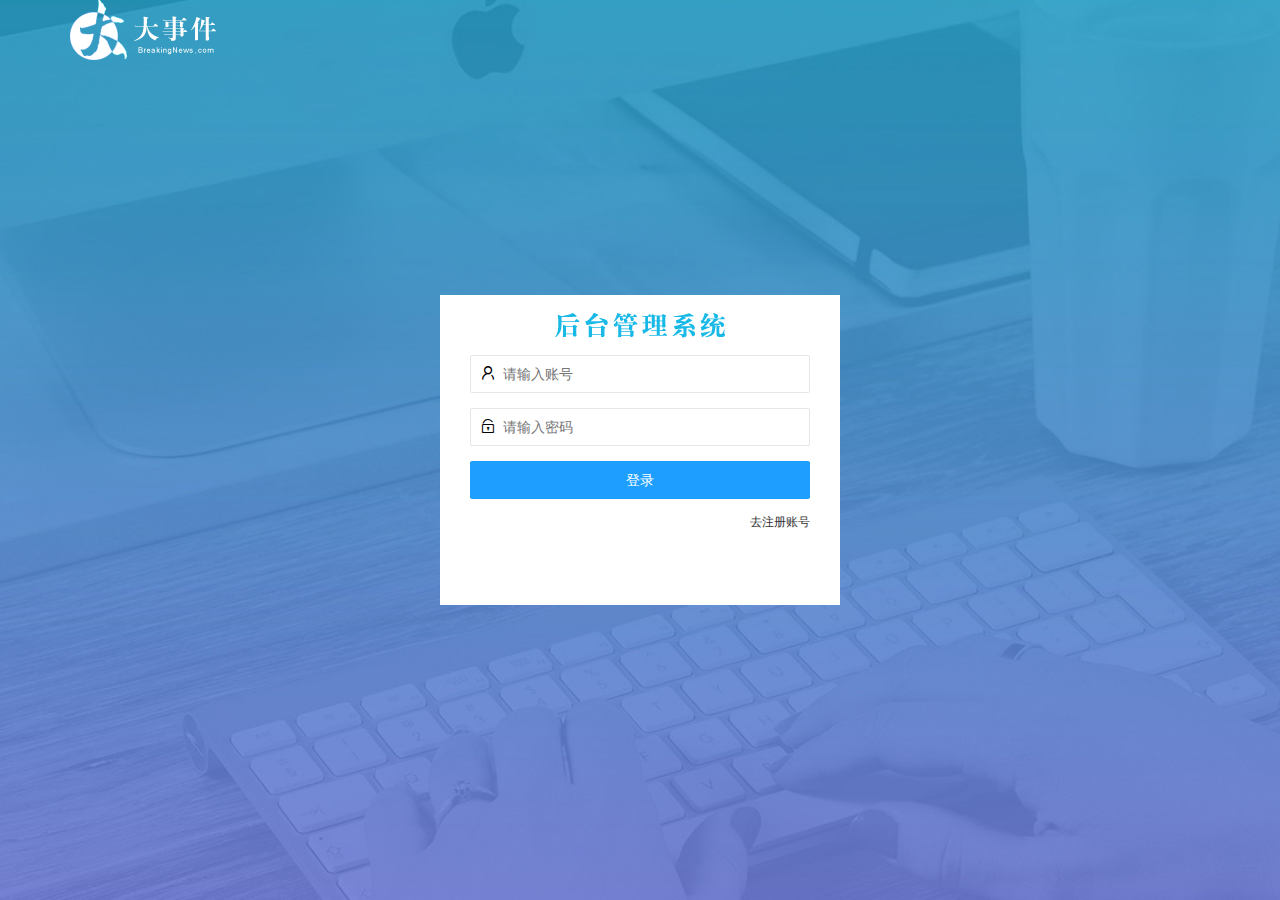
<file: login.html>
<!DOCTYPE html>
<html lang="en">

<head>
    <meta charset="UTF-8">
    <meta http-equiv="X-UA-Compatible" content="IE=edge">
    <meta name="viewport" content="width=device-width, initial-scale=1.0">
    <link rel="stylesheet" href="/assets/css/login.css">
    <link rel="stylesheet" href="/assets/lib/layui/css/layui.css">
    <title>大事件-登录/注册</title>
</head>

<body>
    <div class="layui-main">
        <img src="/assets/images/logo.png" alt="">
    </div>
    <!-- 登录注册区域 -->
    <div class="loginAndRegBox">
        <div class="title-box"></div>
        <!-- 登陆的表单 -->
        <div class="login-box">
            <form class="layui-form" id="form-login">
                <!-- 账号 -->
                <div class="layui-form-item">
                    <i class="layui-icon layui-icon-username"></i>
                    <input type="text" name="username" required lay-verify="required" placeholder="请输入账号"
                        autocomplete="off" class="layui-input">
                </div>
                <!-- 密码 -->
                <div class="layui-form-item">
                    <i class="layui-icon layui-icon-password"></i>
                    <input type="password" name="password" required lay-verify="required|pwd" placeholder="请输入密码"
                        autocomplete="off" class="layui-input">
                </div>
                <!-- 登录按钮 -->
                <div class="layui-form-item">
                    <button class="layui-btn layui-btn-fluid  layui-btn-normal" lay-submit
                        lay-filter="formDemo">登录</button>
                </div>
                <div class="layui-form-item">
                    <a href="javascript:;" id="reg-link">去注册账号</a>
                </div>
            </form>
        </div>
        <!-- 注册的的表单 -->
        <div class="reg-box">
            <form class="layui-form" action="" id="form-reg">
                <!-- 账号 -->
                <div class="layui-form-item">
                    <i class="layui-icon layui-icon-username"></i>
                    <input type="text" name="username" required lay-verify="required" placeholder="请输入账号"
                        autocomplete="off" class="layui-input">
                </div>
                <!-- 密码 -->
                <div class="layui-form-item">
                    <i class="layui-icon layui-icon-password"></i>
                    <input type="password" name="password" required lay-verify="required|pwd" placeholder="请输入密码"
                        autocomplete="off" class="layui-input">
                </div>
                <!-- 确认密码 -->
                <div class="layui-form-item">
                    <i class="layui-icon layui-icon-password"></i>
                    <input type="password" name="repassword" required lay-verify="required|pwd|repwd"
                        placeholder="请再次输入密码" autocomplete="off" class="layui-input">
                </div>
                <!-- 注册按钮 -->
                <div class="layui-form-item">
                    <button class="layui-btn layui-btn-fluid  layui-btn-normal" lay-submit
                        lay-filter="formDemo">注册</button>
                </div>
                <div class="layui-form-item">
                    <a href="javascript:;" id="login-link">去登录</a>
                </div>
            </form>
        </div>
    </div>
    <!-- 导入layui的js文件 -->
    <script src="/assets//lib/layui/layui.all.js"></script>
    <!-- 导入jquery -->
    <script src="/assets/lib/jquery.js"></script>
    <!-- 导入baseAPI.js -->
    <script src="/assets/js/baseAP.js"></script>
    <!-- 导入自己的js -->
    <script src="/assets/js/login.js"> </script>

</body>

</html>
</file>
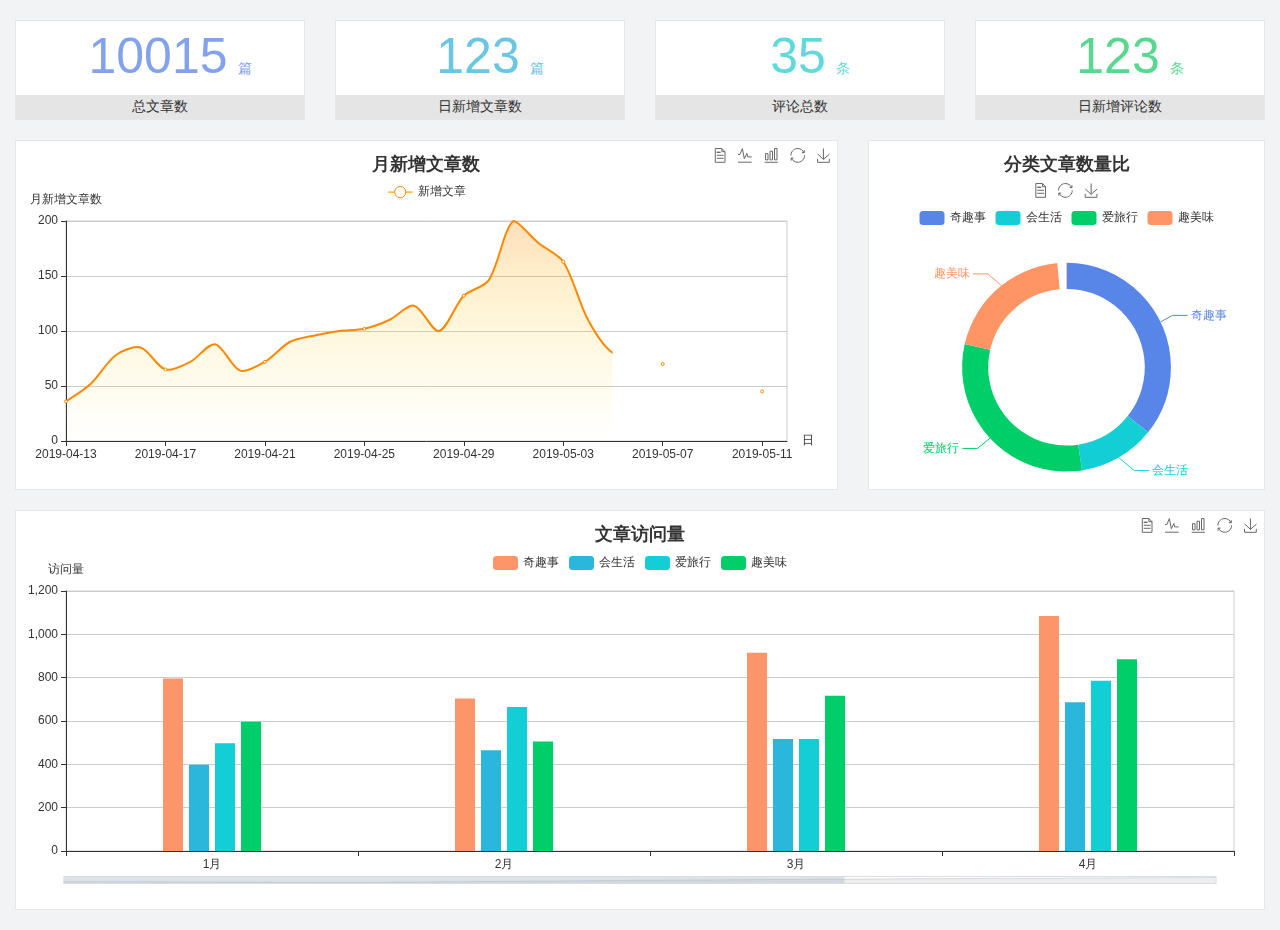
<file: home/dashboard.html>
<!DOCTYPE html>
<html lang="en">

<head>
  <meta charset="UTF-8">
  <meta name="viewport" content="width=device-width, initial-scale=1.0">
  <meta http-equiv="X-UA-Compatible" content="ie=edge">
  <title>图表统计</title>
  <link rel="stylesheet" href="../../assets/lib/bootstrap.css" />
  <link rel="stylesheet" href="../../assets/lib/main.css" />
  <script src="../../assets/lib/jquery.js"></script>
  <script type="text/javascript" src="../../assets/lib/echarts.min.js"></script>
</head>

<body>
  <div class="container-fluid">
    <div class="row spannel_list">
      <div class="col-sm-3 col-xs-6">
        <div class="spannel">
          <em>10015</em><span>篇</span>
          <b>总文章数</b>
        </div>
      </div>
      <div class="col-sm-3 col-xs-6">
        <div class="spannel scolor01">
          <em>123</em><span>篇</span>
          <b>日新增文章数</b>
        </div>
      </div>
      <div class="col-sm-3 col-xs-6">
        <div class="spannel scolor02">
          <em>35</em><span>条</span>
          <b>评论总数</b>
        </div>
      </div>
      <div class="col-sm-3 col-xs-6">
        <div class="spannel scolor03">
          <em>123</em><span>条</span>
          <b>日新增评论数</b>
        </div>
      </div>
    </div>
  </div>

  <div class="container-fluid">
    <div class="row curve-pie">
      <div class="col-lg-8 col-md-8">
        <div class="gragh_pannel" id="curve_show"></div>
      </div>
      <div class="col-lg-4 col-md-4">
        <div class="gragh_pannel" id="pie_show"></div>
      </div>
    </div>
  </div>

  <div class="container-fluid">
    <div class="column_pannel" id="column_show"></div>
  </div>

  <script>
    var oChart = echarts.init(document.getElementById('curve_show'));
    var aList_all = [
      { 'count': 36, 'date': '2019-04-13' },
      { 'count': 52, 'date': '2019-04-14' },
      { 'count': 78, 'date': '2019-04-15' },
      { 'count': 85, 'date': '2019-04-16' },
      { 'count': 65, 'date': '2019-04-17' },
      { 'count': 72, 'date': '2019-04-18' },
      { 'count': 88, 'date': '2019-04-19' },
      { 'count': 64, 'date': '2019-04-20' },
      { 'count': 72, 'date': '2019-04-21' },
      { 'count': 90, 'date': '2019-04-22' },
      { 'count': 96, 'date': '2019-04-23' },
      { 'count': 100, 'date': '2019-04-24' },
      { 'count': 102, 'date': '2019-04-25' },
      { 'count': 110, 'date': '2019-04-26' },
      { 'count': 123, 'date': '2019-04-27' },
      { 'count': 100, 'date': '2019-04-28' },
      { 'count': 132, 'date': '2019-04-29' },
      { 'count': 146, 'date': '2019-04-30' },
      { 'count': 200, 'date': '2019-05-01' },
      { 'count': 180, 'date': '2019-05-02' },
      { 'count': 163, 'date': '2019-05-03' },
      { 'count': 110, 'date': '2019-05-04' },
      { 'count': 80, 'date': '2019-05-05' },
      { 'count': 82, 'date': '2019-05-06' },
      { 'count': 70, 'date': '2019-05-07' },
      { 'count': 65, 'date': '2019-05-08' },
      { 'count': 54, 'date': '2019-05-09' },
      { 'count': 40, 'date': '2019-05-10' },
      { 'count': 45, 'date': '2019-05-11' },
      { 'count': 38, 'date': '2019-05-12' },
    ];

    let aCount = [];
    let aDate = [];

    for (var i = 0; i < aList_all.length; i++) {
      aCount.push(aList_all[i].count);
      aDate.push(aList_all[i].date);
    }

    var chartopt = {
      title: {
        text: '月新增文章数',
        left: 'center',
        top: '10'
      },
      tooltip: {
        trigger: 'axis'
      },
      legend: {
        data: ['新增文章'],
        top: '40'
      },
      toolbox: {
        show: true,
        feature: {
          mark: { show: true },
          dataView: { show: true, readOnly: false },
          magicType: { show: true, type: ['line', 'bar'] },
          restore: { show: true },
          saveAsImage: { show: true }
        }
      },
      calculable: true,
      xAxis: [
        {
          name: '日',
          type: 'category',
          boundaryGap: false,
          data: aDate
        }
      ],
      yAxis: [
        {
          name: '月新增文章数',
          type: 'value'
        }
      ],
      series: [
        {
          name: '新增文章',
          type: 'line',
          smooth: true,
          itemStyle: { normal: { areaStyle: { type: 'default' }, color: '#f80' }, lineStyle: { color: '#f80' } },
          data: aCount
        }],
      areaStyle: {
        normal: {
          color: new echarts.graphic.LinearGradient(0, 0, 0, 1, [{
            offset: 0,
            color: 'rgba(255,136,0,0.39)'
          }, {
            offset: .34,
            color: 'rgba(255,180,0,0.25)'
          }, {
            offset: 1,
            color: 'rgba(255,222,0,0.00)'
          }])

        }
      },
      grid: {
        show: true,
        x: 50,
        x2: 50,
        y: 80,
        height: 220
      }
    };

    oChart.setOption(chartopt);


    var oPie = echarts.init(document.getElementById('pie_show'));
    var oPieopt =
    {
      title: {
        top: 10,
        text: '分类文章数量比',
        x: 'center'
      },
      tooltip: {
        trigger: 'item',
        formatter: "{a} <br/>{b} : {c} ({d}%)"
      },
      color: ['#5885e8', '#13cfd5', '#00ce68', '#ff9565'],
      legend: {
        x: 'center',
        top: 65,
        data: ['奇趣事', '会生活', '爱旅行', '趣美味']
      },
      toolbox: {
        show: true,
        x: 'center',
        top: 35,
        feature: {
          mark: { show: true },
          dataView: { show: true, readOnly: false },
          magicType: {
            show: true,
            type: ['pie', 'funnel'],
            option: {
              funnel: {
                x: '25%',
                width: '50%',
                funnelAlign: 'left',
                max: 1548
              }
            }
          },
          restore: { show: true },
          saveAsImage: { show: true }
        }
      },
      calculable: true,
      series: [
        {
          name: '访问来源',
          type: 'pie',
          radius: ['45%', '60%'],
          center: ['50%', '65%'],
          data: [
            { value: 300, name: '奇趣事' },
            { value: 100, name: '会生活' },
            { value: 260, name: '爱旅行' },
            { value: 180, name: '趣美味' }
          ]
        }
      ]
    };
    oPie.setOption(oPieopt);



    var oColumn = this.echarts.init(document.getElementById('column_show'));
    var oColumnopt =
    {
      title: {
        text: '文章访问量',
        left: 'center',
        top: '10'
      },
      tooltip: {
        trigger: 'axis'
      },
      legend: {
        data: ['奇趣事', '会生活', '爱旅行', '趣美味'],
        top: '40'
      },
      toolbox: {
        show: true,
        feature: {
          mark: { show: true },
          dataView: { show: true, readOnly: false },
          magicType: { show: true, type: ['line', 'bar'] },
          restore: { show: true },
          saveAsImage: { show: true }
        }
      },
      calculable: true,
      xAxis: [
        {
          type: 'category',
          data: ['1月', '2月', '3月', '4月', '5月']
        }
      ],
      yAxis: [
        {
          name: '访问量',
          type: 'value'
        }
      ],
      series: [
        {
          name: '奇趣事',
          type: 'bar',
          barWidth: 20,
          itemStyle: {
            normal: { areaStyle: { type: 'default' }, color: '#fd956a' }
          },
          data: [800, 708, 920, 1090, 1200]
        },
        {
          name: '会生活',
          type: 'bar',
          barWidth: 20,
          itemStyle: {
            normal: { areaStyle: { type: 'default' }, color: '#2bb6db' }
          },
          data: [400, 468, 520, 690, 800]
        },
        {
          name: '爱旅行',
          type: 'bar',
          barWidth: 20,
          itemStyle: {
            normal: { areaStyle: { type: 'default' }, color: '#13cfd5' }
          },
          data: [500, 668, 520, 790, 900]
        },
        {
          name: '趣美味',
          type: 'bar',
          barWidth: 20,
          itemStyle: {
            normal: { areaStyle: { type: 'default' }, color: '#00ce68' }
          },
          data: [600, 508, 720, 890, 1000]
        }
      ],
      grid: {
        show: true,
        x: 50,
        x2: 30,
        y: 80,
        height: 260
      },
      dataZoom: [//给x轴设置滚动条
        {
          start: 0,//默认为0
          end: 100 - 1000 / 31,//默认为100
          type: 'slider',
          show: true,
          xAxisIndex: [0],
          handleSize: 0,//滑动条的 左右2个滑动条的大小
          height: 8,//组件高度
          left: 45, //左边的距离
          right: 50,//右边的距离
          bottom: 26,//右边的距离
          handleColor: '#ddd',//h滑动图标的颜色
          handleStyle: {
            borderColor: "#cacaca",
            borderWidth: "1",
            shadowBlur: 2,
            background: "#ddd",
            shadowColor: "#ddd",
          }
        }]
    };
    oColumn.setOption(oColumnopt);
  </script>
</body>

</html>
</file>
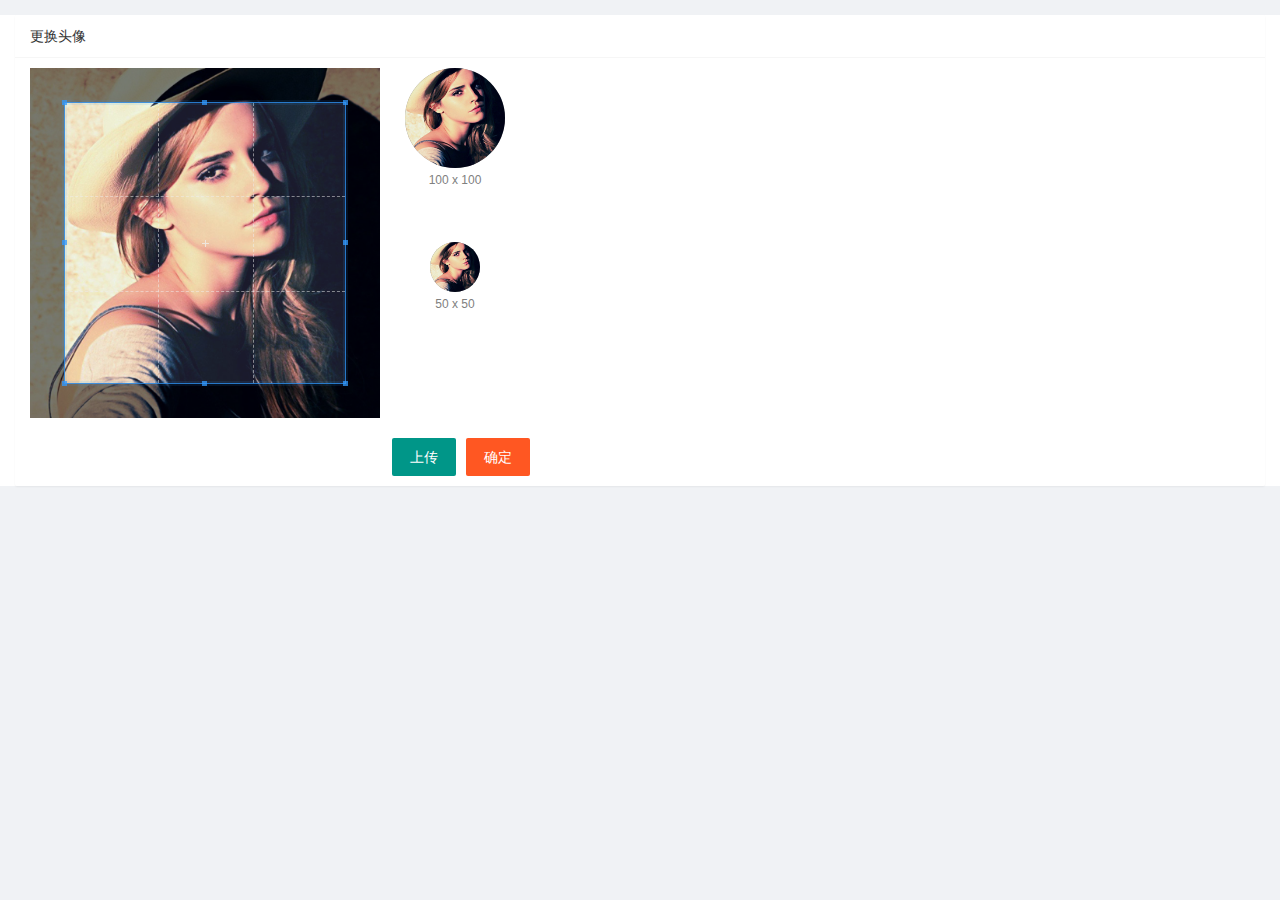
<file: user/user_avatar.html>
<!DOCTYPE html>
<html lang="en">

<head>
    <meta charset="UTF-8">
    <meta http-equiv="X-UA-Compatible" content="IE=edge">
    <meta name="viewport" content="width=device-width, initial-scale=1.0">
    <title>更换头像</title>
    <link rel="stylesheet" href="../assets/css/user/user_avatar.css">
    <link rel="stylesheet" href="/assets/lib/layui/css/layui.css">
    <link rel="stylesheet" href="/assets/lib/cropper/cropper.css" />
</head>

<body>
    <div class="layui-card">
        <div class="layui-card-header">更换头像</div>
        <div class="layui-card-body">
            <!-- 第一行的图片裁剪和预览区域 -->
            <div class="row1">
                <!-- 图片裁剪区域 -->
                <div class="cropper-box">
                    <!-- 这个 img 标签很重要，将来会把它初始化为裁剪区域 -->
                    <img id="image" src="/assets/images/sample.jpg" />
                </div>
                <!-- 图片的预览区域 -->
                <div class="preview-box">
                    <div>
                        <!-- 宽高为 100px 的预览区域 -->
                        <div class="img-preview w100"></div>
                        <p class="size">100 x 100</p>
                    </div>
                    <div>
                        <!-- 宽高为 50px 的预览区域 -->
                        <div class="img-preview w50"></div>
                        <p class="size">50 x 50</p>
                    </div>
                </div>
            </div>

            <!-- 第二行的按钮区域 -->
            <div class="row2">
                <input type="file" id="file" accept="image/png, image/jpeg, image/jpg">
                <button type="button" class="layui-btn" id="btnChooseImage">上传</button>
                <button type="button" class="layui-btn layui-btn-danger" id="btnUpload">确定</button>
            </div>
        </div>
    </div>


    <!-- 导入layui的js文件 -->
    <script src="/assets//lib/layui/layui.all.js"></script>
    <!-- 导入jquery -->
    <script src="/assets/lib/jquery.js"></script>
    <script src="/assets/js/baseAP.js"></script>
    <script src="/assets/lib/cropper/Cropper.js"></script>
    <script src="/assets/lib/cropper/jquery-cropper.js"></script>
    <!-- 导入自己的js -->
    <script src="/assets/js/user/user_avatar.js"> </script>

</body>

</html>
</file>
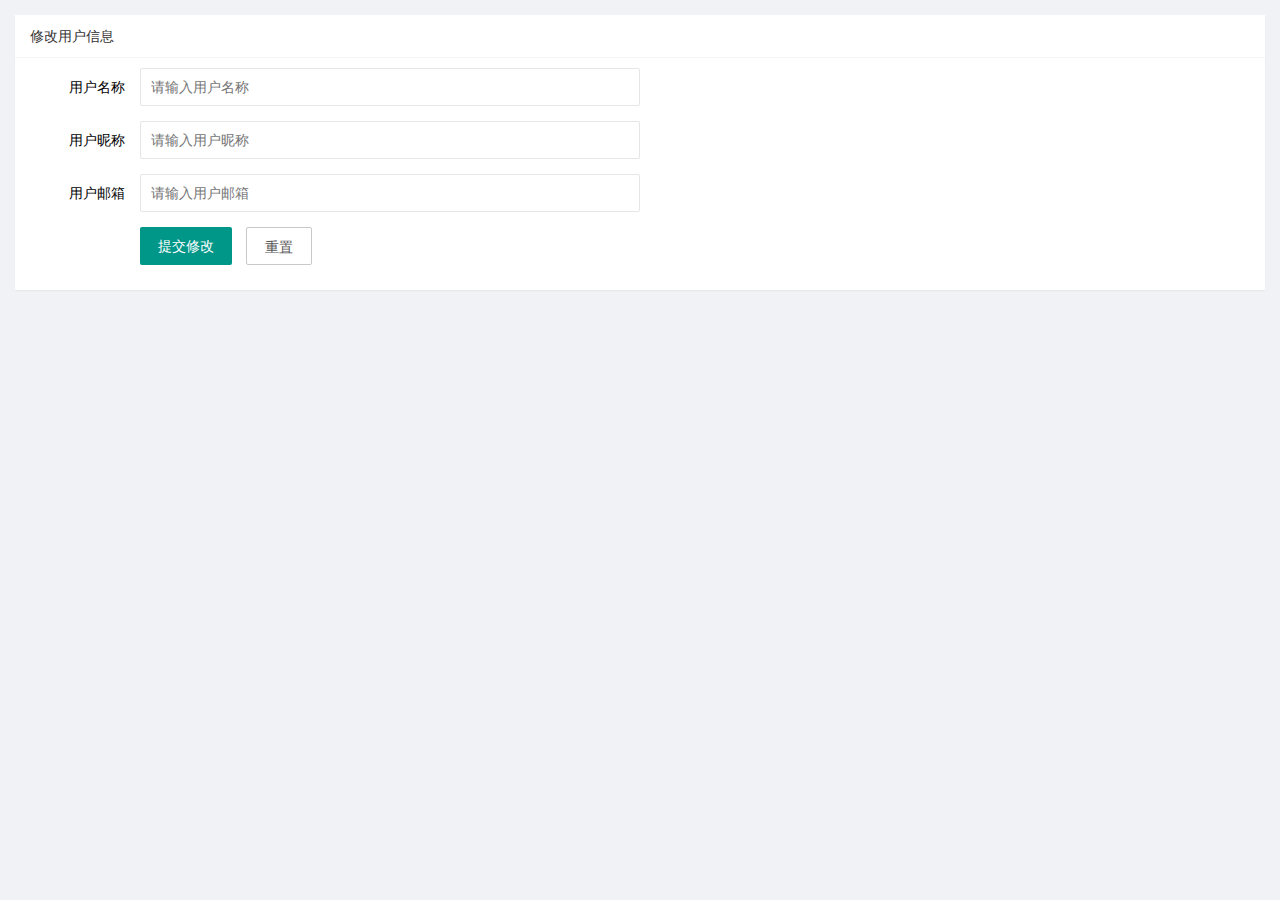
<file: user/user_info.html>
<!DOCTYPE html>
<html lang="en">

<head>
    <meta charset="UTF-8">
    <meta http-equiv="X-UA-Compatible" content="IE=edge">
    <meta name="viewport" content="width=device-width, initial-scale=1.0">
    <title></title>
    <link rel="stylesheet" href="../assets/lib/layui/css/layui.css">
    <link rel="stylesheet" href="../assets/css/user/user_info.css">
</head>

<body>
    <div class="layui-card">
        <div class="layui-card-header">修改用户信息</div>
        <div class="layui-card-body">
            <form class="layui-form" action="" lay-filter="formUserInfo">
                <!-- 隐藏域 -->
                <input type="hidden" name="id">
                <div class="layui-form-item">
                    <label class="layui-form-label">用户名称</label>
                    <div class="layui-input-block">
                        <input type="text" name="username" required lay-verify="" placeholder="请输入用户名称"
                            autocomplete="off" class="layui-input" readonly>
                    </div>
                </div>
                <div class="layui-form-item">
                    <label class="layui-form-label">用户昵称</label>
                    <div class="layui-input-block">
                        <input type="text" name="nickname" required lay-verify="required|nickname" placeholder="请输入用户昵称"
                            autocomplete="off" class="layui-input">
                    </div>
                </div>
                <div class="layui-form-item">
                    <label class="layui-form-label">用户邮箱</label>
                    <div class="layui-input-block">
                        <input type="text" name="email" required lay-verify="required|email" placeholder="请输入用户邮箱"
                            autocomplete="off" class="layui-input">
                    </div>
                </div>
                <div class="layui-form-item">
                    <div class="layui-input-block">
                        <button class="layui-btn" lay-submit lay-filter="formDemo">提交修改</button>
                        <button type="reset" class="layui-btn layui-btn-primary" id="btnReset">重置</button>
                    </div>
                </div>
        </div>
        </form>
    </div>
    <script src="../assets/lib/layui/layui.all.js"></script>
    <script src="../assets/lib/jquery.js"></script>
    <script src="../assets/js/baseAP.js"></script>
    <script src="../assets/js/user/user_info.js"></script>

</body>

</html>
</file>
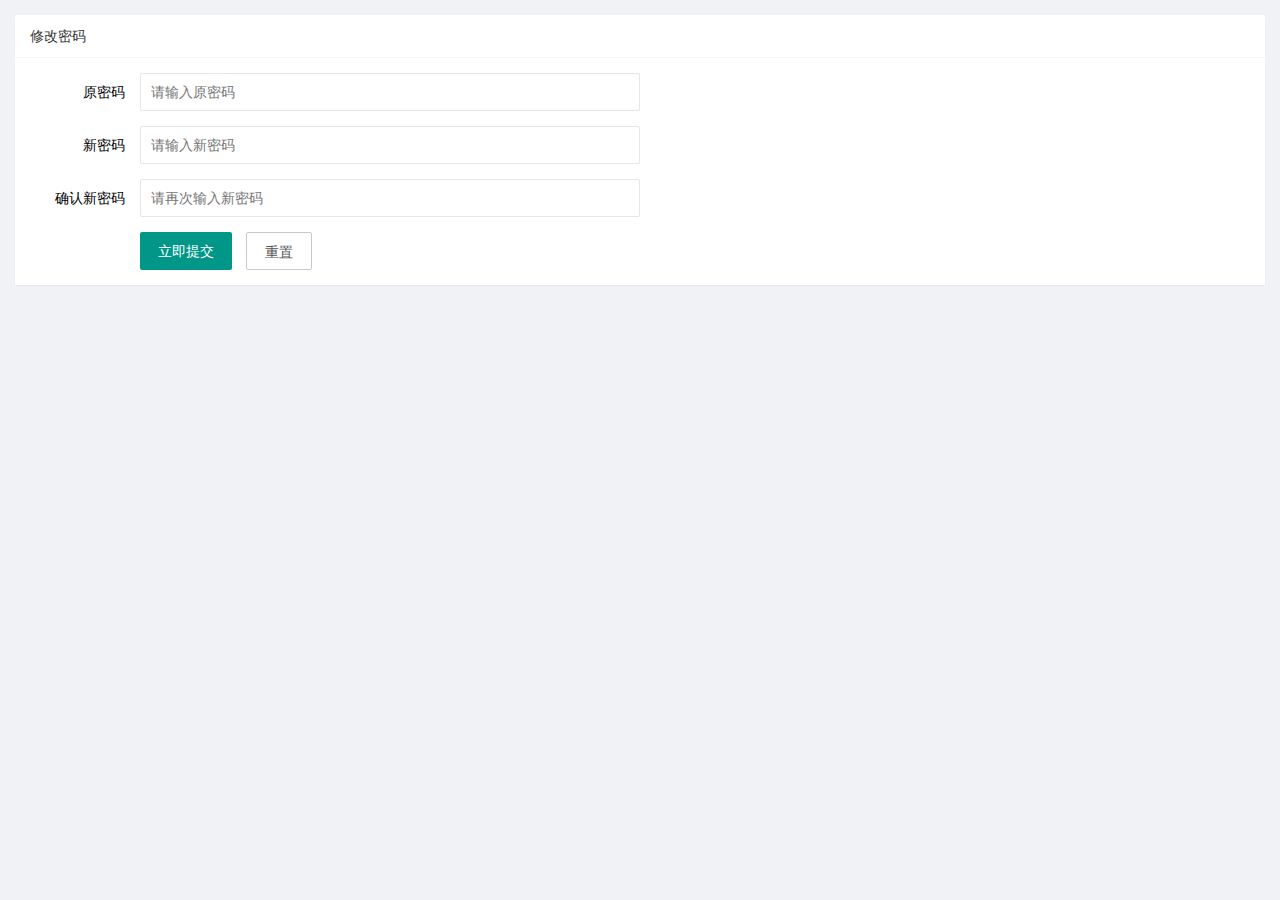
<file: user/user_pwd.html>
<!DOCTYPE html>
<html lang="en">

<head>
    <meta charset="UTF-8">
    <meta http-equiv="X-UA-Compatible" content="IE=edge">
    <meta name="viewport" content="width=device-width, initial-scale=1.0">
    <title>重置密码</title>
    <link rel="stylesheet" href="../assets/lib/layui/css/layui.css">
    <link rel="stylesheet" href="../assets/css/user/user_pwd.css">
</head>

<body>
    <div class="layui-card">
        <div class="layui-card-header">修改密码</div>
        <form class="layui-form" action="">
            <div class="layui-form-item">
                <label class="layui-form-label">原密码</label>
                <div class="layui-input-block">
                    <input type="password" name="oldPwd" required lay-verify="required|pwd" placeholder="请输入原密码"
                        autocomplete="off" class="layui-input">
                </div>
            </div>
            <div class="layui-form-item">
                <label class="layui-form-label">新密码</label>
                <div class="layui-input-block">
                    <input type="password" name="newPwd" required lay-verify="required|pwd|samePwd" placeholder="请输入新密码"
                        autocomplete="off" class="layui-input">
                </div>
            </div>
            <div class="layui-form-item">
                <label class="layui-form-label"> 确认新密码</label>
                <div class="layui-input-block">
                    <input type="password" name="rePwd" required lay-verify="required|pwd|rePwd" placeholder="请再次输入新密码"
                        autocomplete="off" class="layui-input">
                </div>
            </div>
            <div class="layui-input-block">
                <button class="layui-btn" lay-submit lay-filter="formDemo">立即提交</button>
                <button type="reset" class="layui-btn layui-btn-primary">重置</button>
            </div>
        </form>
    </div>
    <script src="../assets/lib/layui/layui.all.js"></script>
    <script src="../assets/lib/jquery.js"></script>
    <script src="../assets/js/baseAP.js"></script>
    <script src="../assets/js/user/user_pwd.js"></script>
</body>

</html>
</file>
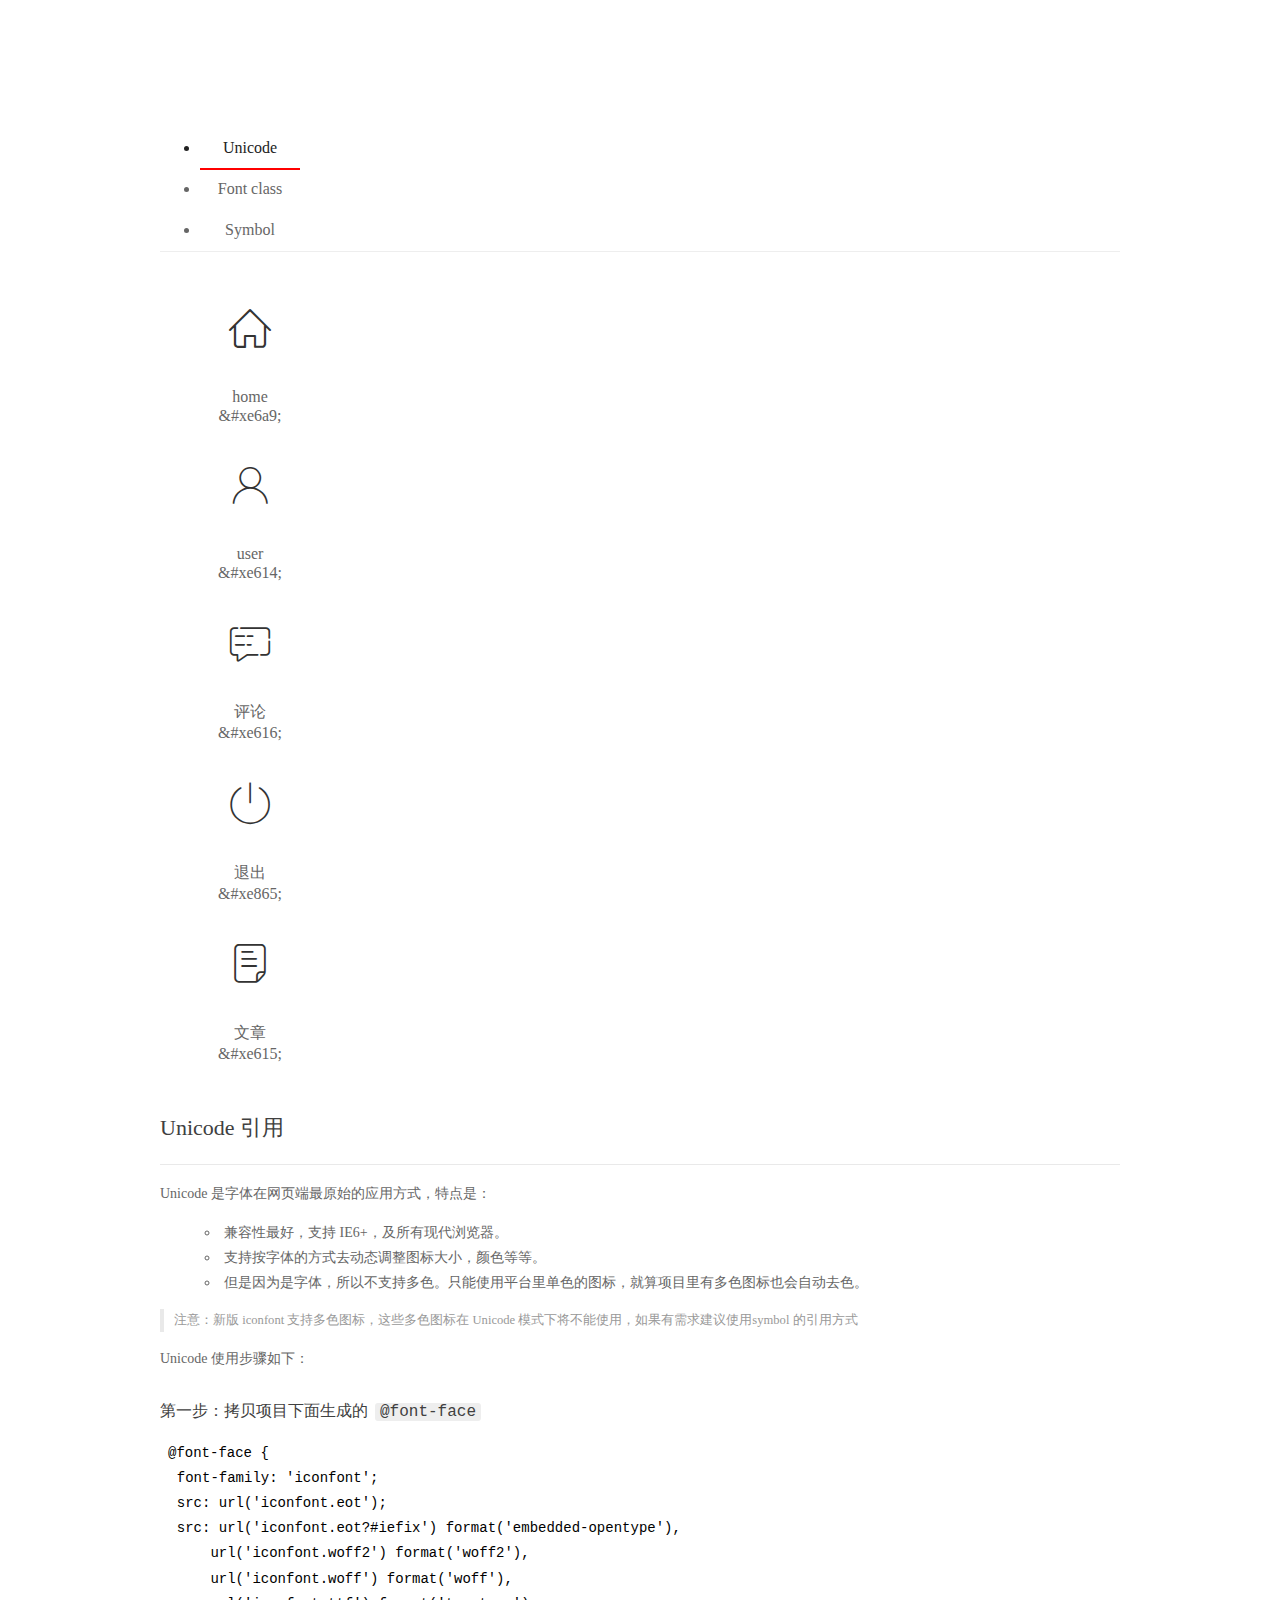
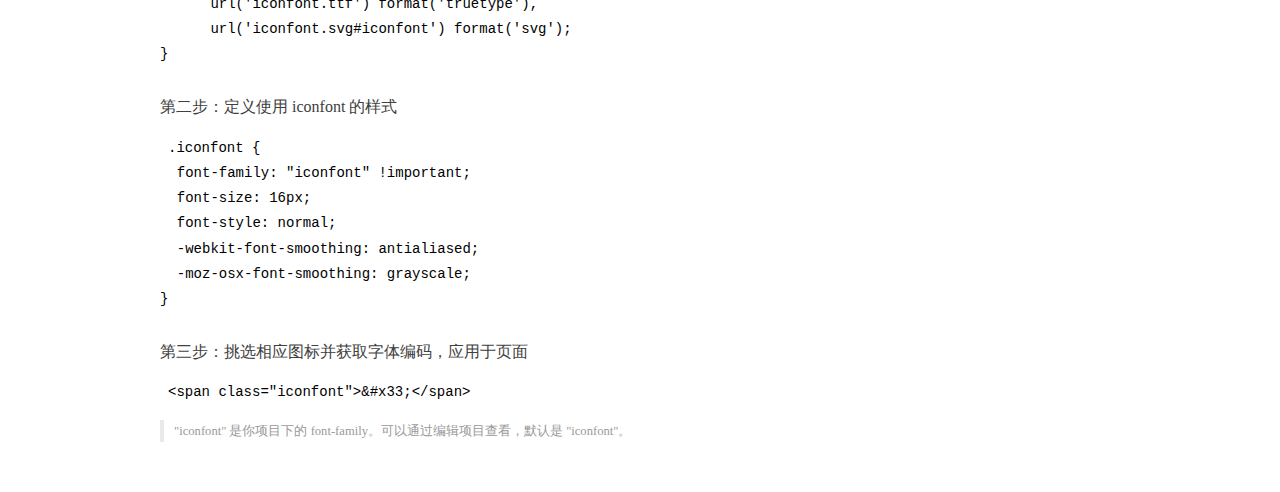
<file: assets/fonts/demo_index.html>
<!DOCTYPE html>
<html>
<head>
  <meta charset="utf-8"/>
  <title>IconFont Demo</title>
  <link rel="shortcut icon" href="https://gtms04.alicdn.com/tps/i4/TB1_oz6GVXXXXaFXpXXJDFnIXXX-64-64.ico" type="image/x-icon"/>
  <link rel="stylesheet" href="https://g.alicdn.com/thx/cube/1.3.2/cube.min.css">
  <link rel="stylesheet" href="demo.css">
  <link rel="stylesheet" href="iconfont.css">
  <script src="iconfont.js"></script>
  <!-- jQuery -->
  <script src="https://a1.alicdn.com/oss/uploads/2018/12/26/7bfddb60-08e8-11e9-9b04-53e73bb6408b.js"></script>
  <!-- 代码高亮 -->
  <script src="https://a1.alicdn.com/oss/uploads/2018/12/26/a3f714d0-08e6-11e9-8a15-ebf944d7534c.js"></script>
</head>
<body>
  <div class="main">
    <h1 class="logo"><a href="https://www.iconfont.cn/" title="iconfont 首页" target="_blank">&#xe86b;</a></h1>
    <div class="nav-tabs">
      <ul id="tabs" class="dib-box">
        <li class="dib active"><span>Unicode</span></li>
        <li class="dib"><span>Font class</span></li>
        <li class="dib"><span>Symbol</span></li>
      </ul>
      
    </div>
    <div class="tab-container">
      <div class="content unicode" style="display: block;">
          <ul class="icon_lists dib-box">
          
            <li class="dib">
              <span class="icon iconfont">&#xe6a9;</span>
                <div class="name">home</div>
                <div class="code-name">&amp;#xe6a9;</div>
              </li>
          
            <li class="dib">
              <span class="icon iconfont">&#xe614;</span>
                <div class="name">user</div>
                <div class="code-name">&amp;#xe614;</div>
              </li>
          
            <li class="dib">
              <span class="icon iconfont">&#xe616;</span>
                <div class="name">评论</div>
                <div class="code-name">&amp;#xe616;</div>
              </li>
          
            <li class="dib">
              <span class="icon iconfont">&#xe865;</span>
                <div class="name">退出</div>
                <div class="code-name">&amp;#xe865;</div>
              </li>
          
            <li class="dib">
              <span class="icon iconfont">&#xe615;</span>
                <div class="name">文章</div>
                <div class="code-name">&amp;#xe615;</div>
              </li>
          
          </ul>
          <div class="article markdown">
          <h2 id="unicode-">Unicode 引用</h2>
          <hr>

          <p>Unicode 是字体在网页端最原始的应用方式，特点是：</p>
          <ul>
            <li>兼容性最好，支持 IE6+，及所有现代浏览器。</li>
            <li>支持按字体的方式去动态调整图标大小，颜色等等。</li>
            <li>但是因为是字体，所以不支持多色。只能使用平台里单色的图标，就算项目里有多色图标也会自动去色。</li>
          </ul>
          <blockquote>
            <p>注意：新版 iconfont 支持多色图标，这些多色图标在 Unicode 模式下将不能使用，如果有需求建议使用symbol 的引用方式</p>
          </blockquote>
          <p>Unicode 使用步骤如下：</p>
          <h3 id="-font-face">第一步：拷贝项目下面生成的 <code>@font-face</code></h3>
<pre><code class="language-css"
>@font-face {
  font-family: 'iconfont';
  src: url('iconfont.eot');
  src: url('iconfont.eot?#iefix') format('embedded-opentype'),
      url('iconfont.woff2') format('woff2'),
      url('iconfont.woff') format('woff'),
      url('iconfont.ttf') format('truetype'),
      url('iconfont.svg#iconfont') format('svg');
}
</code></pre>
          <h3 id="-iconfont-">第二步：定义使用 iconfont 的样式</h3>
<pre><code class="language-css"
>.iconfont {
  font-family: "iconfont" !important;
  font-size: 16px;
  font-style: normal;
  -webkit-font-smoothing: antialiased;
  -moz-osx-font-smoothing: grayscale;
}
</code></pre>
          <h3 id="-">第三步：挑选相应图标并获取字体编码，应用于页面</h3>
<pre>
<code class="language-html"
>&lt;span class="iconfont"&gt;&amp;#x33;&lt;/span&gt;
</code></pre>
          <blockquote>
            <p>"iconfont" 是你项目下的 font-family。可以通过编辑项目查看，默认是 "iconfont"。</p>
          </blockquote>
          </div>
      </div>
      <div class="content font-class">
        <ul class="icon_lists dib-box">
          
          <li class="dib">
            <span class="icon iconfont icon-home"></span>
            <div class="name">
              home
            </div>
            <div class="code-name">.icon-home
            </div>
          </li>
          
          <li class="dib">
            <span class="icon iconfont icon-user"></span>
            <div class="name">
              user
            </div>
            <div class="code-name">.icon-user
            </div>
          </li>
          
          <li class="dib">
            <span class="icon iconfont icon-pinglun"></span>
            <div class="name">
              评论
            </div>
            <div class="code-name">.icon-pinglun
            </div>
          </li>
          
          <li class="dib">
            <span class="icon iconfont icon-tuichu"></span>
            <div class="name">
              退出
            </div>
            <div class="code-name">.icon-tuichu
            </div>
          </li>
          
          <li class="dib">
            <span class="icon iconfont icon-16"></span>
            <div class="name">
              文章
            </div>
            <div class="code-name">.icon-16
            </div>
          </li>
          
        </ul>
        <div class="article markdown">
        <h2 id="font-class-">font-class 引用</h2>
        <hr>

        <p>font-class 是 Unicode 使用方式的一种变种，主要是解决 Unicode 书写不直观，语意不明确的问题。</p>
        <p>与 Unicode 使用方式相比，具有如下特点：</p>
        <ul>
          <li>兼容性良好，支持 IE8+，及所有现代浏览器。</li>
          <li>相比于 Unicode 语意明确，书写更直观。可以很容易分辨这个 icon 是什么。</li>
          <li>因为使用 class 来定义图标，所以当要替换图标时，只需要修改 class 里面的 Unicode 引用。</li>
          <li>不过因为本质上还是使用的字体，所以多色图标还是不支持的。</li>
        </ul>
        <p>使用步骤如下：</p>
        <h3 id="-fontclass-">第一步：引入项目下面生成的 fontclass 代码：</h3>
<pre><code class="language-html">&lt;link rel="stylesheet" href="./iconfont.css"&gt;
</code></pre>
        <h3 id="-">第二步：挑选相应图标并获取类名，应用于页面：</h3>
<pre><code class="language-html">&lt;span class="iconfont icon-xxx"&gt;&lt;/span&gt;
</code></pre>
        <blockquote>
          <p>"
            iconfont" 是你项目下的 font-family。可以通过编辑项目查看，默认是 "iconfont"。</p>
        </blockquote>
      </div>
      </div>
      <div class="content symbol">
          <ul class="icon_lists dib-box">
          
            <li class="dib">
                <svg class="icon svg-icon" aria-hidden="true">
                  <use xlink:href="#icon-home"></use>
                </svg>
                <div class="name">home</div>
                <div class="code-name">#icon-home</div>
            </li>
          
            <li class="dib">
                <svg class="icon svg-icon" aria-hidden="true">
                  <use xlink:href="#icon-user"></use>
                </svg>
                <div class="name">user</div>
                <div class="code-name">#icon-user</div>
            </li>
          
            <li class="dib">
                <svg class="icon svg-icon" aria-hidden="true">
                  <use xlink:href="#icon-pinglun"></use>
                </svg>
                <div class="name">评论</div>
                <div class="code-name">#icon-pinglun</div>
            </li>
          
            <li class="dib">
                <svg class="icon svg-icon" aria-hidden="true">
                  <use xlink:href="#icon-tuichu"></use>
                </svg>
                <div class="name">退出</div>
                <div class="code-name">#icon-tuichu</div>
            </li>
          
            <li class="dib">
                <svg class="icon svg-icon" aria-hidden="true">
                  <use xlink:href="#icon-16"></use>
                </svg>
                <div class="name">文章</div>
                <div class="code-name">#icon-16</div>
            </li>
          
          </ul>
          <div class="article markdown">
          <h2 id="symbol-">Symbol 引用</h2>
          <hr>

          <p>这是一种全新的使用方式，应该说这才是未来的主流，也是平台目前推荐的用法。相关介绍可以参考这篇<a href="">文章</a>
            这种用法其实是做了一个 SVG 的集合，与另外两种相比具有如下特点：</p>
          <ul>
            <li>支持多色图标了，不再受单色限制。</li>
            <li>通过一些技巧，支持像字体那样，通过 <code>font-size</code>, <code>color</code> 来调整样式。</li>
            <li>兼容性较差，支持 IE9+，及现代浏览器。</li>
            <li>浏览器渲染 SVG 的性能一般，还不如 png。</li>
          </ul>
          <p>使用步骤如下：</p>
          <h3 id="-symbol-">第一步：引入项目下面生成的 symbol 代码：</h3>
<pre><code class="language-html">&lt;script src="./iconfont.js"&gt;&lt;/script&gt;
</code></pre>
          <h3 id="-css-">第二步：加入通用 CSS 代码（引入一次就行）：</h3>
<pre><code class="language-html">&lt;style&gt;
.icon {
  width: 1em;
  height: 1em;
  vertical-align: -0.15em;
  fill: currentColor;
  overflow: hidden;
}
&lt;/style&gt;
</code></pre>
          <h3 id="-">第三步：挑选相应图标并获取类名，应用于页面：</h3>
<pre><code class="language-html">&lt;svg class="icon" aria-hidden="true"&gt;
  &lt;use xlink:href="#icon-xxx"&gt;&lt;/use&gt;
&lt;/svg&gt;
</code></pre>
          </div>
      </div>

    </div>
  </div>
  <script>
  $(document).ready(function () {
      $('.tab-container .content:first').show()

      $('#tabs li').click(function (e) {
        var tabContent = $('.tab-container .content')
        var index = $(this).index()

        if ($(this).hasClass('active')) {
          return
        } else {
          $('#tabs li').removeClass('active')
          $(this).addClass('active')

          tabContent.hide().eq(index).fadeIn()
        }
      })
    })
  </script>
</body>
</html>
</file>
<file: assets/css/login.css>
html,
body {
    margin: 0;
    padding: 0;
    width: 100%;
    height: 100%;
    background: url("../images/login_bg.jpg") no-repeat center;
    background-size: cover;
}

.loginAndRegBox {
    width: 400px;
    height: 310px;
    background-color: #fff;
    position: absolute;
    top: 50%;
    left: 50%;
    transform: translate(-50%, -50%);
}

.title-box {
    height: 60px;
    background: url(/assets/images/login_title.png) no-repeat center;
}

.reg-box {
    display: none;
}

.layui-form {
    padding: 0 30px;
}

#reg-link,
#login-link {
    display: flex;
    justify-content: flex-end;
    font-size: 12px;
}

.layui-icon {
    position: absolute;
    top: 10px;
    left: 10px;
}

.layui-form-item {
    position: relative;
}

.layui-input {
    padding-left: 32px !important
}
</file>
<file: assets/lib/layui/css/layui.css>
/** layui-v2.5.5 MIT License By https://www.layui.com */
 .layui-inline,img{display:inline-block;vertical-align:middle}h1,h2,h3,h4,h5,h6{font-weight:400}.layui-edge,.layui-header,.layui-inline,.layui-main{position:relative}.layui-body,.layui-edge,.layui-elip{overflow:hidden}.layui-btn,.layui-edge,.layui-inline,img{vertical-align:middle}.layui-btn,.layui-disabled,.layui-icon,.layui-unselect{-moz-user-select:none;-webkit-user-select:none;-ms-user-select:none}.layui-elip,.layui-form-checkbox span,.layui-form-pane .layui-form-label{text-overflow:ellipsis;white-space:nowrap}.layui-breadcrumb,.layui-tree-btnGroup{visibility:hidden}blockquote,body,button,dd,div,dl,dt,form,h1,h2,h3,h4,h5,h6,input,li,ol,p,pre,td,textarea,th,ul{margin:0;padding:0;-webkit-tap-highlight-color:rgba(0,0,0,0)}a:active,a:hover{outline:0}img{border:none}li{list-style:none}table{border-collapse:collapse;border-spacing:0}h4,h5,h6{font-size:100%}button,input,optgroup,option,select,textarea{font-family:inherit;font-size:inherit;font-style:inherit;font-weight:inherit;outline:0}pre{white-space:pre-wrap;white-space:-moz-pre-wrap;white-space:-pre-wrap;white-space:-o-pre-wrap;word-wrap:break-word}body{line-height:24px;font:14px Helvetica Neue,Helvetica,PingFang SC,Tahoma,Arial,sans-serif}hr{height:1px;margin:10px 0;border:0;clear:both}a{color:#333;text-decoration:none}a:hover{color:#777}a cite{font-style:normal;*cursor:pointer}.layui-border-box,.layui-border-box *{box-sizing:border-box}.layui-box,.layui-box *{box-sizing:content-box}.layui-clear{clear:both;*zoom:1}.layui-clear:after{content:'\20';clear:both;*zoom:1;display:block;height:0}.layui-inline{*display:inline;*zoom:1}.layui-edge{display:inline-block;width:0;height:0;border-width:6px;border-style:dashed;border-color:transparent}.layui-edge-top{top:-4px;border-bottom-color:#999;border-bottom-style:solid}.layui-edge-right{border-left-color:#999;border-left-style:solid}.layui-edge-bottom{top:2px;border-top-color:#999;border-top-style:solid}.layui-edge-left{border-right-color:#999;border-right-style:solid}.layui-disabled,.layui-disabled:hover{color:#d2d2d2!important;cursor:not-allowed!important}.layui-circle{border-radius:100%}.layui-show{display:block!important}.layui-hide{display:none!important}@font-face{font-family:layui-icon;src:url(../font/iconfont.eot?v=250);src:url(../font/iconfont.eot?v=250#iefix) format('embedded-opentype'),url(../font/iconfont.woff2?v=250) format('woff2'),url(../font/iconfont.woff?v=250) format('woff'),url(../font/iconfont.ttf?v=250) format('truetype'),url(../font/iconfont.svg?v=250#layui-icon) format('svg')}.layui-icon{font-family:layui-icon!important;font-size:16px;font-style:normal;-webkit-font-smoothing:antialiased;-moz-osx-font-smoothing:grayscale}.layui-icon-reply-fill:before{content:"\e611"}.layui-icon-set-fill:before{content:"\e614"}.layui-icon-menu-fill:before{content:"\e60f"}.layui-icon-search:before{content:"\e615"}.layui-icon-share:before{content:"\e641"}.layui-icon-set-sm:before{content:"\e620"}.layui-icon-engine:before{content:"\e628"}.layui-icon-close:before{content:"\1006"}.layui-icon-close-fill:before{content:"\1007"}.layui-icon-chart-screen:before{content:"\e629"}.layui-icon-star:before{content:"\e600"}.layui-icon-circle-dot:before{content:"\e617"}.layui-icon-chat:before{content:"\e606"}.layui-icon-release:before{content:"\e609"}.layui-icon-list:before{content:"\e60a"}.layui-icon-chart:before{content:"\e62c"}.layui-icon-ok-circle:before{content:"\1005"}.layui-icon-layim-theme:before{content:"\e61b"}.layui-icon-table:before{content:"\e62d"}.layui-icon-right:before{content:"\e602"}.layui-icon-left:before{content:"\e603"}.layui-icon-cart-simple:before{content:"\e698"}.layui-icon-face-cry:before{content:"\e69c"}.layui-icon-face-smile:before{content:"\e6af"}.layui-icon-survey:before{content:"\e6b2"}.layui-icon-tree:before{content:"\e62e"}.layui-icon-upload-circle:before{content:"\e62f"}.layui-icon-add-circle:before{content:"\e61f"}.layui-icon-download-circle:before{content:"\e601"}.layui-icon-templeate-1:before{content:"\e630"}.layui-icon-util:before{content:"\e631"}.layui-icon-face-surprised:before{content:"\e664"}.layui-icon-edit:before{content:"\e642"}.layui-icon-speaker:before{content:"\e645"}.layui-icon-down:before{content:"\e61a"}.layui-icon-file:before{content:"\e621"}.layui-icon-layouts:before{content:"\e632"}.layui-icon-rate-half:before{content:"\e6c9"}.layui-icon-add-circle-fine:before{content:"\e608"}.layui-icon-prev-circle:before{content:"\e633"}.layui-icon-read:before{content:"\e705"}.layui-icon-404:before{content:"\e61c"}.layui-icon-carousel:before{content:"\e634"}.layui-icon-help:before{content:"\e607"}.layui-icon-code-circle:before{content:"\e635"}.layui-icon-water:before{content:"\e636"}.layui-icon-username:before{content:"\e66f"}.layui-icon-find-fill:before{content:"\e670"}.layui-icon-about:before{content:"\e60b"}.layui-icon-location:before{content:"\e715"}.layui-icon-up:before{content:"\e619"}.layui-icon-pause:before{content:"\e651"}.layui-icon-date:before{content:"\e637"}.layui-icon-layim-uploadfile:before{content:"\e61d"}.layui-icon-delete:before{content:"\e640"}.layui-icon-play:before{content:"\e652"}.layui-icon-top:before{content:"\e604"}.layui-icon-friends:before{content:"\e612"}.layui-icon-refresh-3:before{content:"\e9aa"}.layui-icon-ok:before{content:"\e605"}.layui-icon-layer:before{content:"\e638"}.layui-icon-face-smile-fine:before{content:"\e60c"}.layui-icon-dollar:before{content:"\e659"}.layui-icon-group:before{content:"\e613"}.layui-icon-layim-download:before{content:"\e61e"}.layui-icon-picture-fine:before{content:"\e60d"}.layui-icon-link:before{content:"\e64c"}.layui-icon-diamond:before{content:"\e735"}.layui-icon-log:before{content:"\e60e"}.layui-icon-rate-solid:before{content:"\e67a"}.layui-icon-fonts-del:before{content:"\e64f"}.layui-icon-unlink:before{content:"\e64d"}.layui-icon-fonts-clear:before{content:"\e639"}.layui-icon-triangle-r:before{content:"\e623"}.layui-icon-circle:before{content:"\e63f"}.layui-icon-radio:before{content:"\e643"}.layui-icon-align-center:before{content:"\e647"}.layui-icon-align-right:before{content:"\e648"}.layui-icon-align-left:before{content:"\e649"}.layui-icon-loading-1:before{content:"\e63e"}.layui-icon-return:before{content:"\e65c"}.layui-icon-fonts-strong:before{content:"\e62b"}.layui-icon-upload:before{content:"\e67c"}.layui-icon-dialogue:before{content:"\e63a"}.layui-icon-video:before{content:"\e6ed"}.layui-icon-headset:before{content:"\e6fc"}.layui-icon-cellphone-fine:before{content:"\e63b"}.layui-icon-add-1:before{content:"\e654"}.layui-icon-face-smile-b:before{content:"\e650"}.layui-icon-fonts-html:before{content:"\e64b"}.layui-icon-form:before{content:"\e63c"}.layui-icon-cart:before{content:"\e657"}.layui-icon-camera-fill:before{content:"\e65d"}.layui-icon-tabs:before{content:"\e62a"}.layui-icon-fonts-code:before{content:"\e64e"}.layui-icon-fire:before{content:"\e756"}.layui-icon-set:before{content:"\e716"}.layui-icon-fonts-u:before{content:"\e646"}.layui-icon-triangle-d:before{content:"\e625"}.layui-icon-tips:before{content:"\e702"}.layui-icon-picture:before{content:"\e64a"}.layui-icon-more-vertical:before{content:"\e671"}.layui-icon-flag:before{content:"\e66c"}.layui-icon-loading:before{content:"\e63d"}.layui-icon-fonts-i:before{content:"\e644"}.layui-icon-refresh-1:before{content:"\e666"}.layui-icon-rmb:before{content:"\e65e"}.layui-icon-home:before{content:"\e68e"}.layui-icon-user:before{content:"\e770"}.layui-icon-notice:before{content:"\e667"}.layui-icon-login-weibo:before{content:"\e675"}.layui-icon-voice:before{content:"\e688"}.layui-icon-upload-drag:before{content:"\e681"}.layui-icon-login-qq:before{content:"\e676"}.layui-icon-snowflake:before{content:"\e6b1"}.layui-icon-file-b:before{content:"\e655"}.layui-icon-template:before{content:"\e663"}.layui-icon-auz:before{content:"\e672"}.layui-icon-console:before{content:"\e665"}.layui-icon-app:before{content:"\e653"}.layui-icon-prev:before{content:"\e65a"}.layui-icon-website:before{content:"\e7ae"}.layui-icon-next:before{content:"\e65b"}.layui-icon-component:before{content:"\e857"}.layui-icon-more:before{content:"\e65f"}.layui-icon-login-wechat:before{content:"\e677"}.layui-icon-shrink-right:before{content:"\e668"}.layui-icon-spread-left:before{content:"\e66b"}.layui-icon-camera:before{content:"\e660"}.layui-icon-note:before{content:"\e66e"}.layui-icon-refresh:before{content:"\e669"}.layui-icon-female:before{content:"\e661"}.layui-icon-male:before{content:"\e662"}.layui-icon-password:before{content:"\e673"}.layui-icon-senior:before{content:"\e674"}.layui-icon-theme:before{content:"\e66a"}.layui-icon-tread:before{content:"\e6c5"}.layui-icon-praise:before{content:"\e6c6"}.layui-icon-star-fill:before{content:"\e658"}.layui-icon-rate:before{content:"\e67b"}.layui-icon-template-1:before{content:"\e656"}.layui-icon-vercode:before{content:"\e679"}.layui-icon-cellphone:before{content:"\e678"}.layui-icon-screen-full:before{content:"\e622"}.layui-icon-screen-restore:before{content:"\e758"}.layui-icon-cols:before{content:"\e610"}.layui-icon-export:before{content:"\e67d"}.layui-icon-print:before{content:"\e66d"}.layui-icon-slider:before{content:"\e714"}.layui-icon-addition:before{content:"\e624"}.layui-icon-subtraction:before{content:"\e67e"}.layui-icon-service:before{content:"\e626"}.layui-icon-transfer:before{content:"\e691"}.layui-main{width:1140px;margin:0 auto}.layui-header{z-index:1000;height:60px}.layui-header a:hover{transition:all .5s;-webkit-transition:all .5s}.layui-side{position:fixed;left:0;top:0;bottom:0;z-index:999;width:200px;overflow-x:hidden}.layui-side-scroll{position:relative;width:220px;height:100%;overflow-x:hidden}.layui-body{position:absolute;left:200px;right:0;top:0;bottom:0;z-index:998;width:auto;overflow-y:auto;box-sizing:border-box}.layui-layout-body{overflow:hidden}.layui-layout-admin .layui-header{background-color:#23262E}.layui-layout-admin .layui-side{top:60px;width:200px;overflow-x:hidden}.layui-layout-admin .layui-body{position:fixed;top:60px;bottom:44px}.layui-layout-admin .layui-main{width:auto;margin:0 15px}.layui-layout-admin .layui-footer{position:fixed;left:200px;right:0;bottom:0;height:44px;line-height:44px;padding:0 15px;background-color:#eee}.layui-layout-admin .layui-logo{position:absolute;left:0;top:0;width:200px;height:100%;line-height:60px;text-align:center;color:#009688;font-size:16px}.layui-layout-admin .layui-header .layui-nav{background:0 0}.layui-layout-left{position:absolute!important;left:200px;top:0}.layui-layout-right{position:absolute!important;right:0;top:0}.layui-container{position:relative;margin:0 auto;padding:0 15px;box-sizing:border-box}.layui-fluid{position:relative;margin:0 auto;padding:0 15px}.layui-row:after,.layui-row:before{content:'';display:block;clear:both}.layui-col-lg1,.layui-col-lg10,.layui-col-lg11,.layui-col-lg12,.layui-col-lg2,.layui-col-lg3,.layui-col-lg4,.layui-col-lg5,.layui-col-lg6,.layui-col-lg7,.layui-col-lg8,.layui-col-lg9,.layui-col-md1,.layui-col-md10,.layui-col-md11,.layui-col-md12,.layui-col-md2,.layui-col-md3,.layui-col-md4,.layui-col-md5,.layui-col-md6,.layui-col-md7,.layui-col-md8,.layui-col-md9,.layui-col-sm1,.layui-col-sm10,.layui-col-sm11,.layui-col-sm12,.layui-col-sm2,.layui-col-sm3,.layui-col-sm4,.layui-col-sm5,.layui-col-sm6,.layui-col-sm7,.layui-col-sm8,.layui-col-sm9,.layui-col-xs1,.layui-col-xs10,.layui-col-xs11,.layui-col-xs12,.layui-col-xs2,.layui-col-xs3,.layui-col-xs4,.layui-col-xs5,.layui-col-xs6,.layui-col-xs7,.layui-col-xs8,.layui-col-xs9{position:relative;display:block;box-sizing:border-box}.layui-col-xs1,.layui-col-xs10,.layui-col-xs11,.layui-col-xs12,.layui-col-xs2,.layui-col-xs3,.layui-col-xs4,.layui-col-xs5,.layui-col-xs6,.layui-col-xs7,.layui-col-xs8,.layui-col-xs9{float:left}.layui-col-xs1{width:8.33333333%}.layui-col-xs2{width:16.66666667%}.layui-col-xs3{width:25%}.layui-col-xs4{width:33.33333333%}.layui-col-xs5{width:41.66666667%}.layui-col-xs6{width:50%}.layui-col-xs7{width:58.33333333%}.layui-col-xs8{width:66.66666667%}.layui-col-xs9{width:75%}.layui-col-xs10{width:83.33333333%}.layui-col-xs11{width:91.66666667%}.layui-col-xs12{width:100%}.layui-col-xs-offset1{margin-left:8.33333333%}.layui-col-xs-offset2{margin-left:16.66666667%}.layui-col-xs-offset3{margin-left:25%}.layui-col-xs-offset4{margin-left:33.33333333%}.layui-col-xs-offset5{margin-left:41.66666667%}.layui-col-xs-offset6{margin-left:50%}.layui-col-xs-offset7{margin-left:58.33333333%}.layui-col-xs-offset8{margin-left:66.66666667%}.layui-col-xs-offset9{margin-left:75%}.layui-col-xs-offset10{margin-left:83.33333333%}.layui-col-xs-offset11{margin-left:91.66666667%}.layui-col-xs-offset12{margin-left:100%}@media screen and (max-width:768px){.layui-hide-xs{display:none!important}.layui-show-xs-block{display:block!important}.layui-show-xs-inline{display:inline!important}.layui-show-xs-inline-block{display:inline-block!important}}@media screen and (min-width:768px){.layui-container{width:750px}.layui-hide-sm{display:none!important}.layui-show-sm-block{display:block!important}.layui-show-sm-inline{display:inline!important}.layui-show-sm-inline-block{display:inline-block!important}.layui-col-sm1,.layui-col-sm10,.layui-col-sm11,.layui-col-sm12,.layui-col-sm2,.layui-col-sm3,.layui-col-sm4,.layui-col-sm5,.layui-col-sm6,.layui-col-sm7,.layui-col-sm8,.layui-col-sm9{float:left}.layui-col-sm1{width:8.33333333%}.layui-col-sm2{width:16.66666667%}.layui-col-sm3{width:25%}.layui-col-sm4{width:33.33333333%}.layui-col-sm5{width:41.66666667%}.layui-col-sm6{width:50%}.layui-col-sm7{width:58.33333333%}.layui-col-sm8{width:66.66666667%}.layui-col-sm9{width:75%}.layui-col-sm10{width:83.33333333%}.layui-col-sm11{width:91.66666667%}.layui-col-sm12{width:100%}.layui-col-sm-offset1{margin-left:8.33333333%}.layui-col-sm-offset2{margin-left:16.66666667%}.layui-col-sm-offset3{margin-left:25%}.layui-col-sm-offset4{margin-left:33.33333333%}.layui-col-sm-offset5{margin-left:41.66666667%}.layui-col-sm-offset6{margin-left:50%}.layui-col-sm-offset7{margin-left:58.33333333%}.layui-col-sm-offset8{margin-left:66.66666667%}.layui-col-sm-offset9{margin-left:75%}.layui-col-sm-offset10{margin-left:83.33333333%}.layui-col-sm-offset11{margin-left:91.66666667%}.layui-col-sm-offset12{margin-left:100%}}@media screen and (min-width:992px){.layui-container{width:970px}.layui-hide-md{display:none!important}.layui-show-md-block{display:block!important}.layui-show-md-inline{display:inline!important}.layui-show-md-inline-block{display:inline-block!important}.layui-col-md1,.layui-col-md10,.layui-col-md11,.layui-col-md12,.layui-col-md2,.layui-col-md3,.layui-col-md4,.layui-col-md5,.layui-col-md6,.layui-col-md7,.layui-col-md8,.layui-col-md9{float:left}.layui-col-md1{width:8.33333333%}.layui-col-md2{width:16.66666667%}.layui-col-md3{width:25%}.layui-col-md4{width:33.33333333%}.layui-col-md5{width:41.66666667%}.layui-col-md6{width:50%}.layui-col-md7{width:58.33333333%}.layui-col-md8{width:66.66666667%}.layui-col-md9{width:75%}.layui-col-md10{width:83.33333333%}.layui-col-md11{width:91.66666667%}.layui-col-md12{width:100%}.layui-col-md-offset1{margin-left:8.33333333%}.layui-col-md-offset2{margin-left:16.66666667%}.layui-col-md-offset3{margin-left:25%}.layui-col-md-offset4{margin-left:33.33333333%}.layui-col-md-offset5{margin-left:41.66666667%}.layui-col-md-offset6{margin-left:50%}.layui-col-md-offset7{margin-left:58.33333333%}.layui-col-md-offset8{margin-left:66.66666667%}.layui-col-md-offset9{margin-left:75%}.layui-col-md-offset10{margin-left:83.33333333%}.layui-col-md-offset11{margin-left:91.66666667%}.layui-col-md-offset12{margin-left:100%}}@media screen and (min-width:1200px){.layui-container{width:1170px}.layui-hide-lg{display:none!important}.layui-show-lg-block{display:block!important}.layui-show-lg-inline{display:inline!important}.layui-show-lg-inline-block{display:inline-block!important}.layui-col-lg1,.layui-col-lg10,.layui-col-lg11,.layui-col-lg12,.layui-col-lg2,.layui-col-lg3,.layui-col-lg4,.layui-col-lg5,.layui-col-lg6,.layui-col-lg7,.layui-col-lg8,.layui-col-lg9{float:left}.layui-col-lg1{width:8.33333333%}.layui-col-lg2{width:16.66666667%}.layui-col-lg3{width:25%}.layui-col-lg4{width:33.33333333%}.layui-col-lg5{width:41.66666667%}.layui-col-lg6{width:50%}.layui-col-lg7{width:58.33333333%}.layui-col-lg8{width:66.66666667%}.layui-col-lg9{width:75%}.layui-col-lg10{width:83.33333333%}.layui-col-lg11{width:91.66666667%}.layui-col-lg12{width:100%}.layui-col-lg-offset1{margin-left:8.33333333%}.layui-col-lg-offset2{margin-left:16.66666667%}.layui-col-lg-offset3{margin-left:25%}.layui-col-lg-offset4{margin-left:33.33333333%}.layui-col-lg-offset5{margin-left:41.66666667%}.layui-col-lg-offset6{margin-left:50%}.layui-col-lg-offset7{margin-left:58.33333333%}.layui-col-lg-offset8{margin-left:66.66666667%}.layui-col-lg-offset9{margin-left:75%}.layui-col-lg-offset10{margin-left:83.33333333%}.layui-col-lg-offset11{margin-left:91.66666667%}.layui-col-lg-offset12{margin-left:100%}}.layui-col-space1{margin:-.5px}.layui-col-space1>*{padding:.5px}.layui-col-space3{margin:-1.5px}.layui-col-space3>*{padding:1.5px}.layui-col-space5{margin:-2.5px}.layui-col-space5>*{padding:2.5px}.layui-col-space8{margin:-3.5px}.layui-col-space8>*{padding:3.5px}.layui-col-space10{margin:-5px}.layui-col-space10>*{padding:5px}.layui-col-space12{margin:-6px}.layui-col-space12>*{padding:6px}.layui-col-space15{margin:-7.5px}.layui-col-space15>*{padding:7.5px}.layui-col-space18{margin:-9px}.layui-col-space18>*{padding:9px}.layui-col-space20{margin:-10px}.layui-col-space20>*{padding:10px}.layui-col-space22{margin:-11px}.layui-col-space22>*{padding:11px}.layui-col-space25{margin:-12.5px}.layui-col-space25>*{padding:12.5px}.layui-col-space30{margin:-15px}.layui-col-space30>*{padding:15px}.layui-btn,.layui-input,.layui-select,.layui-textarea,.layui-upload-button{outline:0;-webkit-appearance:none;transition:all .3s;-webkit-transition:all .3s;box-sizing:border-box}.layui-elem-quote{margin-bottom:10px;padding:15px;line-height:22px;border-left:5px solid #009688;border-radius:0 2px 2px 0;background-color:#f2f2f2}.layui-quote-nm{border-style:solid;border-width:1px 1px 1px 5px;background:0 0}.layui-elem-field{margin-bottom:10px;padding:0;border-width:1px;border-style:solid}.layui-elem-field legend{margin-left:20px;padding:0 10px;font-size:20px;font-weight:300}.layui-field-title{margin:10px 0 20px;border-width:1px 0 0}.layui-field-box{padding:10px 15px}.layui-field-title .layui-field-box{padding:10px 0}.layui-progress{position:relative;height:6px;border-radius:20px;background-color:#e2e2e2}.layui-progress-bar{position:absolute;left:0;top:0;width:0;max-width:100%;height:6px;border-radius:20px;text-align:right;background-color:#5FB878;transition:all .3s;-webkit-transition:all .3s}.layui-progress-big,.layui-progress-big .layui-progress-bar{height:18px;line-height:18px}.layui-progress-text{position:relative;top:-20px;line-height:18px;font-size:12px;color:#666}.layui-progress-big .layui-progress-text{position:static;padding:0 10px;color:#fff}.layui-collapse{border-width:1px;border-style:solid;border-radius:2px}.layui-colla-content,.layui-colla-item{border-top-width:1px;border-top-style:solid}.layui-colla-item:first-child{border-top:none}.layui-colla-title{position:relative;height:42px;line-height:42px;padding:0 15px 0 35px;color:#333;background-color:#f2f2f2;cursor:pointer;font-size:14px;overflow:hidden}.layui-colla-content{display:none;padding:10px 15px;line-height:22px;color:#666}.layui-colla-icon{position:absolute;left:15px;top:0;font-size:14px}.layui-card{margin-bottom:15px;border-radius:2px;background-color:#fff;box-shadow:0 1px 2px 0 rgba(0,0,0,.05)}.layui-card:last-child{margin-bottom:0}.layui-card-header{position:relative;height:42px;line-height:42px;padding:0 15px;border-bottom:1px solid #f6f6f6;color:#333;border-radius:2px 2px 0 0;font-size:14px}.layui-bg-black,.layui-bg-blue,.layui-bg-cyan,.layui-bg-green,.layui-bg-orange,.layui-bg-red{color:#fff!important}.layui-card-body{position:relative;padding:10px 15px;line-height:24px}.layui-card-body[pad15]{padding:15px}.layui-card-body[pad20]{padding:20px}.layui-card-body .layui-table{margin:5px 0}.layui-card .layui-tab{margin:0}.layui-panel-window{position:relative;padding:15px;border-radius:0;border-top:5px solid #E6E6E6;background-color:#fff}.layui-auxiliar-moving{position:fixed;left:0;right:0;top:0;bottom:0;width:100%;height:100%;background:0 0;z-index:9999999999}.layui-form-label,.layui-form-mid,.layui-form-select,.layui-input-block,.layui-input-inline,.layui-textarea{position:relative}.layui-bg-red{background-color:#FF5722!important}.layui-bg-orange{background-color:#FFB800!important}.layui-bg-green{background-color:#009688!important}.layui-bg-cyan{background-color:#2F4056!important}.layui-bg-blue{background-color:#1E9FFF!important}.layui-bg-black{background-color:#393D49!important}.layui-bg-gray{background-color:#eee!important;color:#666!important}.layui-badge-rim,.layui-colla-content,.layui-colla-item,.layui-collapse,.layui-elem-field,.layui-form-pane .layui-form-item[pane],.layui-form-pane .layui-form-label,.layui-input,.layui-layedit,.layui-layedit-tool,.layui-quote-nm,.layui-select,.layui-tab-bar,.layui-tab-card,.layui-tab-title,.layui-tab-title .layui-this:after,.layui-textarea{border-color:#e6e6e6}.layui-timeline-item:before,hr{background-color:#e6e6e6}.layui-text{line-height:22px;font-size:14px;color:#666}.layui-text h1,.layui-text h2,.layui-text h3{font-weight:500;color:#333}.layui-text h1{font-size:30px}.layui-text h2{font-size:24px}.layui-text h3{font-size:18px}.layui-text a:not(.layui-btn){color:#01AAED}.layui-text a:not(.layui-btn):hover{text-decoration:underline}.layui-text ul{padding:5px 0 5px 15px}.layui-text ul li{margin-top:5px;list-style-type:disc}.layui-text em,.layui-word-aux{color:#999!important;padding:0 5px!important}.layui-btn{display:inline-block;height:38px;line-height:38px;padding:0 18px;background-color:#009688;color:#fff;white-space:nowrap;text-align:center;font-size:14px;border:none;border-radius:2px;cursor:pointer}.layui-btn:hover{opacity:.8;filter:alpha(opacity=80);color:#fff}.layui-btn:active{opacity:1;filter:alpha(opacity=100)}.layui-btn+.layui-btn{margin-left:10px}.layui-btn-container{font-size:0}.layui-btn-container .layui-btn{margin-right:10px;margin-bottom:10px}.layui-btn-container .layui-btn+.layui-btn{margin-left:0}.layui-table .layui-btn-container .layui-btn{margin-bottom:9px}.layui-btn-radius{border-radius:100px}.layui-btn .layui-icon{margin-right:3px;font-size:18px;vertical-align:bottom;vertical-align:middle\9}.layui-btn-primary{border:1px solid #C9C9C9;background-color:#fff;color:#555}.layui-btn-primary:hover{border-color:#009688;color:#333}.layui-btn-normal{background-color:#1E9FFF}.layui-btn-warm{background-color:#FFB800}.layui-btn-danger{background-color:#FF5722}.layui-btn-checked{background-color:#5FB878}.layui-btn-disabled,.layui-btn-disabled:active,.layui-btn-disabled:hover{border:1px solid #e6e6e6;background-color:#FBFBFB;color:#C9C9C9;cursor:not-allowed;opacity:1}.layui-btn-lg{height:44px;line-height:44px;padding:0 25px;font-size:16px}.layui-btn-sm{height:30px;line-height:30px;padding:0 10px;font-size:12px}.layui-btn-sm i{font-size:16px!important}.layui-btn-xs{height:22px;line-height:22px;padding:0 5px;font-size:12px}.layui-btn-xs i{font-size:14px!important}.layui-btn-group{display:inline-block;vertical-align:middle;font-size:0}.layui-btn-group .layui-btn{margin-left:0!important;margin-right:0!important;border-left:1px solid rgba(255,255,255,.5);border-radius:0}.layui-btn-group .layui-btn-primary{border-left:none}.layui-btn-group .layui-btn-primary:hover{border-color:#C9C9C9;color:#009688}.layui-btn-group .layui-btn:first-child{border-left:none;border-radius:2px 0 0 2px}.layui-btn-group .layui-btn-primary:first-child{border-left:1px solid #c9c9c9}.layui-btn-group .layui-btn:last-child{border-radius:0 2px 2px 0}.layui-btn-group .layui-btn+.layui-btn{margin-left:0}.layui-btn-group+.layui-btn-group{margin-left:10px}.layui-btn-fluid{width:100%}.layui-input,.layui-select,.layui-textarea{height:38px;line-height:1.3;line-height:38px\9;border-width:1px;border-style:solid;background-color:#fff;border-radius:2px}.layui-input::-webkit-input-placeholder,.layui-select::-webkit-input-placeholder,.layui-textarea::-webkit-input-placeholder{line-height:1.3}.layui-input,.layui-textarea{display:block;width:100%;padding-left:10px}.layui-input:hover,.layui-textarea:hover{border-color:#D2D2D2!important}.layui-input:focus,.layui-textarea:focus{border-color:#C9C9C9!important}.layui-textarea{min-height:100px;height:auto;line-height:20px;padding:6px 10px;resize:vertical}.layui-select{padding:0 10px}.layui-form input[type=checkbox],.layui-form input[type=radio],.layui-form select{display:none}.layui-form [lay-ignore]{display:initial}.layui-form-item{margin-bottom:15px;clear:both;*zoom:1}.layui-form-item:after{content:'\20';clear:both;*zoom:1;display:block;height:0}.layui-form-label{float:left;display:block;padding:9px 15px;width:80px;font-weight:400;line-height:20px;text-align:right}.layui-form-label-col{display:block;float:none;padding:9px 0;line-height:20px;text-align:left}.layui-form-item .layui-inline{margin-bottom:5px;margin-right:10px}.layui-input-block{margin-left:110px;min-height:36px}.layui-input-inline{display:inline-block;vertical-align:middle}.layui-form-item .layui-input-inline{float:left;width:190px;margin-right:10px}.layui-form-text .layui-input-inline{width:auto}.layui-form-mid{float:left;display:block;padding:9px 0!important;line-height:20px;margin-right:10px}.layui-form-danger+.layui-form-select .layui-input,.layui-form-danger:focus{border-color:#FF5722!important}.layui-form-select .layui-input{padding-right:30px;cursor:pointer}.layui-form-select .layui-edge{position:absolute;right:10px;top:50%;margin-top:-3px;cursor:pointer;border-width:6px;border-top-color:#c2c2c2;border-top-style:solid;transition:all .3s;-webkit-transition:all .3s}.layui-form-select dl{display:none;position:absolute;left:0;top:42px;padding:5px 0;z-index:899;min-width:100%;border:1px solid #d2d2d2;max-height:300px;overflow-y:auto;background-color:#fff;border-radius:2px;box-shadow:0 2px 4px rgba(0,0,0,.12);box-sizing:border-box}.layui-form-select dl dd,.layui-form-select dl dt{padding:0 10px;line-height:36px;white-space:nowrap;overflow:hidden;text-overflow:ellipsis}.layui-form-select dl dt{font-size:12px;color:#999}.layui-form-select dl dd{cursor:pointer}.layui-form-select dl dd:hover{background-color:#f2f2f2;-webkit-transition:.5s all;transition:.5s all}.layui-form-select .layui-select-group dd{padding-left:20px}.layui-form-select dl dd.layui-select-tips{padding-left:10px!important;color:#999}.layui-form-select dl dd.layui-this{background-color:#5FB878;color:#fff}.layui-form-checkbox,.layui-form-select dl dd.layui-disabled{background-color:#fff}.layui-form-selected dl{display:block}.layui-form-checkbox,.layui-form-checkbox *,.layui-form-switch{display:inline-block;vertical-align:middle}.layui-form-selected .layui-edge{margin-top:-9px;-webkit-transform:rotate(180deg);transform:rotate(180deg);margin-top:-3px\9}:root .layui-form-selected .layui-edge{margin-top:-9px\0/IE9}.layui-form-selectup dl{top:auto;bottom:42px}.layui-select-none{margin:5px 0;text-align:center;color:#999}.layui-select-disabled .layui-disabled{border-color:#eee!important}.layui-select-disabled .layui-edge{border-top-color:#d2d2d2}.layui-form-checkbox{position:relative;height:30px;line-height:30px;margin-right:10px;padding-right:30px;cursor:pointer;font-size:0;-webkit-transition:.1s linear;transition:.1s linear;box-sizing:border-box}.layui-form-checkbox span{padding:0 10px;height:100%;font-size:14px;border-radius:2px 0 0 2px;background-color:#d2d2d2;color:#fff;overflow:hidden}.layui-form-checkbox:hover span{background-color:#c2c2c2}.layui-form-checkbox i{position:absolute;right:0;top:0;width:30px;height:28px;border:1px solid #d2d2d2;border-left:none;border-radius:0 2px 2px 0;color:#fff;font-size:20px;text-align:center}.layui-form-checkbox:hover i{border-color:#c2c2c2;color:#c2c2c2}.layui-form-checked,.layui-form-checked:hover{border-color:#5FB878}.layui-form-checked span,.layui-form-checked:hover span{background-color:#5FB878}.layui-form-checked i,.layui-form-checked:hover i{color:#5FB878}.layui-form-item .layui-form-checkbox{margin-top:4px}.layui-form-checkbox[lay-skin=primary]{height:auto!important;line-height:normal!important;min-width:18px;min-height:18px;border:none!important;margin-right:0;padding-left:28px;padding-right:0;background:0 0}.layui-form-checkbox[lay-skin=primary] span{padding-left:0;padding-right:15px;line-height:18px;background:0 0;color:#666}.layui-form-checkbox[lay-skin=primary] i{right:auto;left:0;width:16px;height:16px;line-height:16px;border:1px solid #d2d2d2;font-size:12px;border-radius:2px;background-color:#fff;-webkit-transition:.1s linear;transition:.1s linear}.layui-form-checkbox[lay-skin=primary]:hover i{border-color:#5FB878;color:#fff}.layui-form-checked[lay-skin=primary] i{border-color:#5FB878!important;background-color:#5FB878;color:#fff}.layui-checkbox-disbaled[lay-skin=primary] span{background:0 0!important;color:#c2c2c2}.layui-checkbox-disbaled[lay-skin=primary]:hover i{border-color:#d2d2d2}.layui-form-item .layui-form-checkbox[lay-skin=primary]{margin-top:10px}.layui-form-switch{position:relative;height:22px;line-height:22px;min-width:35px;padding:0 5px;margin-top:8px;border:1px solid #d2d2d2;border-radius:20px;cursor:pointer;background-color:#fff;-webkit-transition:.1s linear;transition:.1s linear}.layui-form-switch i{position:absolute;left:5px;top:3px;width:16px;height:16px;border-radius:20px;background-color:#d2d2d2;-webkit-transition:.1s linear;transition:.1s linear}.layui-form-switch em{position:relative;top:0;width:25px;margin-left:21px;padding:0!important;text-align:center!important;color:#999!important;font-style:normal!important;font-size:12px}.layui-form-onswitch{border-color:#5FB878;background-color:#5FB878}.layui-checkbox-disbaled,.layui-checkbox-disbaled i{border-color:#e2e2e2!important}.layui-form-onswitch i{left:100%;margin-left:-21px;background-color:#fff}.layui-form-onswitch em{margin-left:5px;margin-right:21px;color:#fff!important}.layui-checkbox-disbaled span{background-color:#e2e2e2!important}.layui-checkbox-disbaled:hover i{color:#fff!important}[lay-radio]{display:none}.layui-form-radio,.layui-form-radio *{display:inline-block;vertical-align:middle}.layui-form-radio{line-height:28px;margin:6px 10px 0 0;padding-right:10px;cursor:pointer;font-size:0}.layui-form-radio *{font-size:14px}.layui-form-radio>i{margin-right:8px;font-size:22px;color:#c2c2c2}.layui-form-radio>i:hover,.layui-form-radioed>i{color:#5FB878}.layui-radio-disbaled>i{color:#e2e2e2!important}.layui-form-pane .layui-form-label{width:110px;padding:8px 15px;height:38px;line-height:20px;border-width:1px;border-style:solid;border-radius:2px 0 0 2px;text-align:center;background-color:#FBFBFB;overflow:hidden;box-sizing:border-box}.layui-form-pane .layui-input-inline{margin-left:-1px}.layui-form-pane .layui-input-block{margin-left:110px;left:-1px}.layui-form-pane .layui-input{border-radius:0 2px 2px 0}.layui-form-pane .layui-form-text .layui-form-label{float:none;width:100%;border-radius:2px;box-sizing:border-box;text-align:left}.layui-form-pane .layui-form-text .layui-input-inline{display:block;margin:0;top:-1px;clear:both}.layui-form-pane .layui-form-text .layui-input-block{margin:0;left:0;top:-1px}.layui-form-pane .layui-form-text .layui-textarea{min-height:100px;border-radius:0 0 2px 2px}.layui-form-pane .layui-form-checkbox{margin:4px 0 4px 10px}.layui-form-pane .layui-form-radio,.layui-form-pane .layui-form-switch{margin-top:6px;margin-left:10px}.layui-form-pane .layui-form-item[pane]{position:relative;border-width:1px;border-style:solid}.layui-form-pane .layui-form-item[pane] .layui-form-label{position:absolute;left:0;top:0;height:100%;border-width:0 1px 0 0}.layui-form-pane .layui-form-item[pane] .layui-input-inline{margin-left:110px}@media screen and (max-width:450px){.layui-form-item .layui-form-label{text-overflow:ellipsis;overflow:hidden;white-space:nowrap}.layui-form-item .layui-inline{display:block;margin-right:0;margin-bottom:20px;clear:both}.layui-form-item .layui-inline:after{content:'\20';clear:both;display:block;height:0}.layui-form-item .layui-input-inline{display:block;float:none;left:-3px;width:auto;margin:0 0 10px 112px}.layui-form-item .layui-input-inline+.layui-form-mid{margin-left:110px;top:-5px;padding:0}.layui-form-item .layui-form-checkbox{margin-right:5px;margin-bottom:5px}}.layui-layedit{border-width:1px;border-style:solid;border-radius:2px}.layui-layedit-tool{padding:3px 5px;border-bottom-width:1px;border-bottom-style:solid;font-size:0}.layedit-tool-fixed{position:fixed;top:0;border-top:1px solid #e2e2e2}.layui-layedit-tool .layedit-tool-mid,.layui-layedit-tool .layui-icon{display:inline-block;vertical-align:middle;text-align:center;font-size:14px}.layui-layedit-tool .layui-icon{position:relative;width:32px;height:30px;line-height:30px;margin:3px 5px;color:#777;cursor:pointer;border-radius:2px}.layui-layedit-tool .layui-icon:hover{color:#393D49}.layui-layedit-tool .layui-icon:active{color:#000}.layui-layedit-tool .layedit-tool-active{background-color:#e2e2e2;color:#000}.layui-layedit-tool .layui-disabled,.layui-layedit-tool .layui-disabled:hover{color:#d2d2d2;cursor:not-allowed}.layui-layedit-tool .layedit-tool-mid{width:1px;height:18px;margin:0 10px;background-color:#d2d2d2}.layedit-tool-html{width:50px!important;font-size:30px!important}.layedit-tool-b,.layedit-tool-code,.layedit-tool-help{font-size:16px!important}.layedit-tool-d,.layedit-tool-face,.layedit-tool-image,.layedit-tool-unlink{font-size:18px!important}.layedit-tool-image input{position:absolute;font-size:0;left:0;top:0;width:100%;height:100%;opacity:.01;filter:Alpha(opacity=1);cursor:pointer}.layui-layedit-iframe iframe{display:block;width:100%}#LAY_layedit_code{overflow:hidden}.layui-laypage{display:inline-block;*display:inline;*zoom:1;vertical-align:middle;margin:10px 0;font-size:0}.layui-laypage>a:first-child,.layui-laypage>a:first-child em{border-radius:2px 0 0 2px}.layui-laypage>a:last-child,.layui-laypage>a:last-child em{border-radius:0 2px 2px 0}.layui-laypage>:first-child{margin-left:0!important}.layui-laypage>:last-child{margin-right:0!important}.layui-laypage a,.layui-laypage button,.layui-laypage input,.layui-laypage select,.layui-laypage span{border:1px solid #e2e2e2}.layui-laypage a,.layui-laypage span{display:inline-block;*display:inline;*zoom:1;vertical-align:middle;padding:0 15px;height:28px;line-height:28px;margin:0 -1px 5px 0;background-color:#fff;color:#333;font-size:12px}.layui-flow-more a *,.layui-laypage input,.layui-table-view select[lay-ignore]{display:inline-block}.layui-laypage a:hover{color:#009688}.layui-laypage em{font-style:normal}.layui-laypage .layui-laypage-spr{color:#999;font-weight:700}.layui-laypage a{text-decoration:none}.layui-laypage .layui-laypage-curr{position:relative}.layui-laypage .layui-laypage-curr em{position:relative;color:#fff}.layui-laypage .layui-laypage-curr .layui-laypage-em{position:absolute;left:-1px;top:-1px;padding:1px;width:100%;height:100%;background-color:#009688}.layui-laypage-em{border-radius:2px}.layui-laypage-next em,.layui-laypage-prev em{font-family:Sim sun;font-size:16px}.layui-laypage .layui-laypage-count,.layui-laypage .layui-laypage-limits,.layui-laypage .layui-laypage-refresh,.layui-laypage .layui-laypage-skip{margin-left:10px;margin-right:10px;padding:0;border:none}.layui-laypage .layui-laypage-limits,.layui-laypage .layui-laypage-refresh{vertical-align:top}.layui-laypage .layui-laypage-refresh i{font-size:18px;cursor:pointer}.layui-laypage select{height:22px;padding:3px;border-radius:2px;cursor:pointer}.layui-laypage .layui-laypage-skip{height:30px;line-height:30px;color:#999}.layui-laypage button,.layui-laypage input{height:30px;line-height:30px;border-radius:2px;vertical-align:top;background-color:#fff;box-sizing:border-box}.layui-laypage input{width:40px;margin:0 10px;padding:0 3px;text-align:center}.layui-laypage input:focus,.layui-laypage select:focus{border-color:#009688!important}.layui-laypage button{margin-left:10px;padding:0 10px;cursor:pointer}.layui-table,.layui-table-view{margin:10px 0}.layui-flow-more{margin:10px 0;text-align:center;color:#999;font-size:14px}.layui-flow-more a{height:32px;line-height:32px}.layui-flow-more a *{vertical-align:top}.layui-flow-more a cite{padding:0 20px;border-radius:3px;background-color:#eee;color:#333;font-style:normal}.layui-flow-more a cite:hover{opacity:.8}.layui-flow-more a i{font-size:30px;color:#737383}.layui-table{width:100%;background-color:#fff;color:#666}.layui-table tr{transition:all .3s;-webkit-transition:all .3s}.layui-table th{text-align:left;font-weight:400}.layui-table tbody tr:hover,.layui-table thead tr,.layui-table-click,.layui-table-header,.layui-table-hover,.layui-table-mend,.layui-table-patch,.layui-table-tool,.layui-table-total,.layui-table-total tr,.layui-table[lay-even] tr:nth-child(even){background-color:#f2f2f2}.layui-table td,.layui-table th,.layui-table-col-set,.layui-table-fixed-r,.layui-table-grid-down,.layui-table-header,.layui-table-page,.layui-table-tips-main,.layui-table-tool,.layui-table-total,.layui-table-view,.layui-table[lay-skin=line],.layui-table[lay-skin=row]{border-width:1px;border-style:solid;border-color:#e6e6e6}.layui-table td,.layui-table th{position:relative;padding:9px 15px;min-height:20px;line-height:20px;font-size:14px}.layui-table[lay-skin=line] td,.layui-table[lay-skin=line] th{border-width:0 0 1px}.layui-table[lay-skin=row] td,.layui-table[lay-skin=row] th{border-width:0 1px 0 0}.layui-table[lay-skin=nob] td,.layui-table[lay-skin=nob] th{border:none}.layui-table img{max-width:100px}.layui-table[lay-size=lg] td,.layui-table[lay-size=lg] th{padding:15px 30px}.layui-table-view .layui-table[lay-size=lg] .layui-table-cell{height:40px;line-height:40px}.layui-table[lay-size=sm] td,.layui-table[lay-size=sm] th{font-size:12px;padding:5px 10px}.layui-table-view .layui-table[lay-size=sm] .layui-table-cell{height:20px;line-height:20px}.layui-table[lay-data]{display:none}.layui-table-box{position:relative;overflow:hidden}.layui-table-view .layui-table{position:relative;width:auto;margin:0}.layui-table-view .layui-table[lay-skin=line]{border-width:0 1px 0 0}.layui-table-view .layui-table[lay-skin=row]{border-width:0 0 1px}.layui-table-view .layui-table td,.layui-table-view .layui-table th{padding:5px 0;border-top:none;border-left:none}.layui-table-view .layui-table th.layui-unselect .layui-table-cell span{cursor:pointer}.layui-table-view .layui-table td{cursor:default}.layui-table-view .layui-table td[data-edit=text]{cursor:text}.layui-table-view .layui-form-checkbox[lay-skin=primary] i{width:18px;height:18px}.layui-table-view .layui-form-radio{line-height:0;padding:0}.layui-table-view .layui-form-radio>i{margin:0;font-size:20px}.layui-table-init{position:absolute;left:0;top:0;width:100%;height:100%;text-align:center;z-index:110}.layui-table-init .layui-icon{position:absolute;left:50%;top:50%;margin:-15px 0 0 -15px;font-size:30px;color:#c2c2c2}.layui-table-header{border-width:0 0 1px;overflow:hidden}.layui-table-header .layui-table{margin-bottom:-1px}.layui-table-tool .layui-inline[lay-event]{position:relative;width:26px;height:26px;padding:5px;line-height:16px;margin-right:10px;text-align:center;color:#333;border:1px solid #ccc;cursor:pointer;-webkit-transition:.5s all;transition:.5s all}.layui-table-tool .layui-inline[lay-event]:hover{border:1px solid #999}.layui-table-tool-temp{padding-right:120px}.layui-table-tool-self{position:absolute;right:17px;top:10px}.layui-table-tool .layui-table-tool-self .layui-inline[lay-event]{margin:0 0 0 10px}.layui-table-tool-panel{position:absolute;top:29px;left:-1px;padding:5px 0;min-width:150px;min-height:40px;border:1px solid #d2d2d2;text-align:left;overflow-y:auto;background-color:#fff;box-shadow:0 2px 4px rgba(0,0,0,.12)}.layui-table-cell,.layui-table-tool-panel li{overflow:hidden;text-overflow:ellipsis;white-space:nowrap}.layui-table-tool-panel li{padding:0 10px;line-height:30px;-webkit-transition:.5s all;transition:.5s all}.layui-table-tool-panel li .layui-form-checkbox[lay-skin=primary]{width:100%;padding-left:28px}.layui-table-tool-panel li:hover{background-color:#f2f2f2}.layui-table-tool-panel li .layui-form-checkbox[lay-skin=primary] i{position:absolute;left:0;top:0}.layui-table-tool-panel li .layui-form-checkbox[lay-skin=primary] span{padding:0}.layui-table-tool .layui-table-tool-self .layui-table-tool-panel{left:auto;right:-1px}.layui-table-col-set{position:absolute;right:0;top:0;width:20px;height:100%;border-width:0 0 0 1px;background-color:#fff}.layui-table-sort{width:10px;height:20px;margin-left:5px;cursor:pointer!important}.layui-table-sort .layui-edge{position:absolute;left:5px;border-width:5px}.layui-table-sort .layui-table-sort-asc{top:3px;border-top:none;border-bottom-style:solid;border-bottom-color:#b2b2b2}.layui-table-sort .layui-table-sort-asc:hover{border-bottom-color:#666}.layui-table-sort .layui-table-sort-desc{bottom:5px;border-bottom:none;border-top-style:solid;border-top-color:#b2b2b2}.layui-table-sort .layui-table-sort-desc:hover{border-top-color:#666}.layui-table-sort[lay-sort=asc] .layui-table-sort-asc{border-bottom-color:#000}.layui-table-sort[lay-sort=desc] .layui-table-sort-desc{border-top-color:#000}.layui-table-cell{height:28px;line-height:28px;padding:0 15px;position:relative;box-sizing:border-box}.layui-table-cell .layui-form-checkbox[lay-skin=primary]{top:-1px;padding:0}.layui-table-cell .layui-table-link{color:#01AAED}.laytable-cell-checkbox,.laytable-cell-numbers,.laytable-cell-radio,.laytable-cell-space{padding:0;text-align:center}.layui-table-body{position:relative;overflow:auto;margin-right:-1px;margin-bottom:-1px}.layui-table-body .layui-none{line-height:26px;padding:15px;text-align:center;color:#999}.layui-table-fixed{position:absolute;left:0;top:0;z-index:101}.layui-table-fixed .layui-table-body{overflow:hidden}.layui-table-fixed-l{box-shadow:0 -1px 8px rgba(0,0,0,.08)}.layui-table-fixed-r{left:auto;right:-1px;border-width:0 0 0 1px;box-shadow:-1px 0 8px rgba(0,0,0,.08)}.layui-table-fixed-r .layui-table-header{position:relative;overflow:visible}.layui-table-mend{position:absolute;right:-49px;top:0;height:100%;width:50px}.layui-table-tool{position:relative;z-index:890;width:100%;min-height:50px;line-height:30px;padding:10px 15px;border-width:0 0 1px}.layui-table-tool .layui-btn-container{margin-bottom:-10px}.layui-table-page,.layui-table-total{border-width:1px 0 0;margin-bottom:-1px;overflow:hidden}.layui-table-page{position:relative;width:100%;padding:7px 7px 0;height:41px;font-size:12px;white-space:nowrap}.layui-table-page>div{height:26px}.layui-table-page .layui-laypage{margin:0}.layui-table-page .layui-laypage a,.layui-table-page .layui-laypage span{height:26px;line-height:26px;margin-bottom:10px;border:none;background:0 0}.layui-table-page .layui-laypage a,.layui-table-page .layui-laypage span.layui-laypage-curr{padding:0 12px}.layui-table-page .layui-laypage span{margin-left:0;padding:0}.layui-table-page .layui-laypage .layui-laypage-prev{margin-left:-7px!important}.layui-table-page .layui-laypage .layui-laypage-curr .layui-laypage-em{left:0;top:0;padding:0}.layui-table-page .layui-laypage button,.layui-table-page .layui-laypage input{height:26px;line-height:26px}.layui-table-page .layui-laypage input{width:40px}.layui-table-page .layui-laypage button{padding:0 10px}.layui-table-page select{height:18px}.layui-table-patch .layui-table-cell{padding:0;width:30px}.layui-table-edit{position:absolute;left:0;top:0;width:100%;height:100%;padding:0 14px 1px;border-radius:0;box-shadow:1px 1px 20px rgba(0,0,0,.15)}.layui-table-edit:focus{border-color:#5FB878!important}select.layui-table-edit{padding:0 0 0 10px;border-color:#C9C9C9}.layui-table-view .layui-form-checkbox,.layui-table-view .layui-form-radio,.layui-table-view .layui-form-switch{top:0;margin:0;box-sizing:content-box}.layui-table-view .layui-form-checkbox{top:-1px;height:26px;line-height:26px}.layui-table-view .layui-form-checkbox i{height:26px}.layui-table-grid .layui-table-cell{overflow:visible}.layui-table-grid-down{position:absolute;top:0;right:0;width:26px;height:100%;padding:5px 0;border-width:0 0 0 1px;text-align:center;background-color:#fff;color:#999;cursor:pointer}.layui-table-grid-down .layui-icon{position:absolute;top:50%;left:50%;margin:-8px 0 0 -8px}.layui-table-grid-down:hover{background-color:#fbfbfb}body .layui-table-tips .layui-layer-content{background:0 0;padding:0;box-shadow:0 1px 6px rgba(0,0,0,.12)}.layui-table-tips-main{margin:-44px 0 0 -1px;max-height:150px;padding:8px 15px;font-size:14px;overflow-y:scroll;background-color:#fff;color:#666}.layui-table-tips-c{position:absolute;right:-3px;top:-13px;width:20px;height:20px;padding:3px;cursor:pointer;background-color:#666;border-radius:50%;color:#fff}.layui-table-tips-c:hover{background-color:#777}.layui-table-tips-c:before{position:relative;right:-2px}.layui-upload-file{display:none!important;opacity:.01;filter:Alpha(opacity=1)}.layui-upload-drag,.layui-upload-form,.layui-upload-wrap{display:inline-block}.layui-upload-list{margin:10px 0}.layui-upload-choose{padding:0 10px;color:#999}.layui-upload-drag{position:relative;padding:30px;border:1px dashed #e2e2e2;background-color:#fff;text-align:center;cursor:pointer;color:#999}.layui-upload-drag .layui-icon{font-size:50px;color:#009688}.layui-upload-drag[lay-over]{border-color:#009688}.layui-upload-iframe{position:absolute;width:0;height:0;border:0;visibility:hidden}.layui-upload-wrap{position:relative;vertical-align:middle}.layui-upload-wrap .layui-upload-file{display:block!important;position:absolute;left:0;top:0;z-index:10;font-size:100px;width:100%;height:100%;opacity:.01;filter:Alpha(opacity=1);cursor:pointer}.layui-transfer-active,.layui-transfer-box{display:inline-block;vertical-align:middle}.layui-transfer-box,.layui-transfer-header,.layui-transfer-search{border-width:0;border-style:solid;border-color:#e6e6e6}.layui-transfer-box{position:relative;border-width:1px;width:200px;height:360px;border-radius:2px;background-color:#fff}.layui-transfer-box .layui-form-checkbox{width:100%;margin:0!important}.layui-transfer-header{height:38px;line-height:38px;padding:0 10px;border-bottom-width:1px}.layui-transfer-search{position:relative;padding:10px;border-bottom-width:1px}.layui-transfer-search .layui-input{height:32px;padding-left:30px;font-size:12px}.layui-transfer-search .layui-icon-search{position:absolute;left:20px;top:50%;margin-top:-8px;color:#666}.layui-transfer-active{margin:0 15px}.layui-transfer-active .layui-btn{display:block;margin:0;padding:0 15px;background-color:#5FB878;border-color:#5FB878;color:#fff}.layui-transfer-active .layui-btn-disabled{background-color:#FBFBFB;border-color:#e6e6e6;color:#C9C9C9}.layui-transfer-active .layui-btn:first-child{margin-bottom:15px}.layui-transfer-active .layui-btn .layui-icon{margin:0;font-size:14px!important}.layui-transfer-data{padding:5px 0;overflow:auto}.layui-transfer-data li{height:32px;line-height:32px;padding:0 10px}.layui-transfer-data li:hover{background-color:#f2f2f2;transition:.5s all}.layui-transfer-data .layui-none{padding:15px 10px;text-align:center;color:#999}.layui-nav{position:relative;padding:0 20px;background-color:#393D49;color:#fff;border-radius:2px;font-size:0;box-sizing:border-box}.layui-nav *{font-size:14px}.layui-nav .layui-nav-item{position:relative;display:inline-block;*display:inline;*zoom:1;vertical-align:middle;line-height:60px}.layui-nav .layui-nav-item a{display:block;padding:0 20px;color:#fff;color:rgba(255,255,255,.7);transition:all .3s;-webkit-transition:all .3s}.layui-nav .layui-this:after,.layui-nav-bar,.layui-nav-tree .layui-nav-itemed:after{position:absolute;left:0;top:0;width:0;height:5px;background-color:#5FB878;transition:all .2s;-webkit-transition:all .2s}.layui-nav-bar{z-index:1000}.layui-nav .layui-nav-item a:hover,.layui-nav .layui-this a{color:#fff}.layui-nav .layui-this:after{content:'';top:auto;bottom:0;width:100%}.layui-nav-img{width:30px;height:30px;margin-right:10px;border-radius:50%}.layui-nav .layui-nav-more{content:'';width:0;height:0;border-style:solid dashed dashed;border-color:#fff transparent transparent;overflow:hidden;cursor:pointer;transition:all .2s;-webkit-transition:all .2s;position:absolute;top:50%;right:3px;margin-top:-3px;border-width:6px;border-top-color:rgba(255,255,255,.7)}.layui-nav .layui-nav-mored,.layui-nav-itemed>a .layui-nav-more{margin-top:-9px;border-style:dashed dashed solid;border-color:transparent transparent #fff}.layui-nav-child{display:none;position:absolute;left:0;top:65px;min-width:100%;line-height:36px;padding:5px 0;box-shadow:0 2px 4px rgba(0,0,0,.12);border:1px solid #d2d2d2;background-color:#fff;z-index:100;border-radius:2px;white-space:nowrap}.layui-nav .layui-nav-child a{color:#333}.layui-nav .layui-nav-child a:hover{background-color:#f2f2f2;color:#000}.layui-nav-child dd{position:relative}.layui-nav .layui-nav-child dd.layui-this a,.layui-nav-child dd.layui-this{background-color:#5FB878;color:#fff}.layui-nav-child dd.layui-this:after{display:none}.layui-nav-tree{width:200px;padding:0}.layui-nav-tree .layui-nav-item{display:block;width:100%;line-height:45px}.layui-nav-tree .layui-nav-item a{position:relative;height:45px;line-height:45px;text-overflow:ellipsis;overflow:hidden;white-space:nowrap}.layui-nav-tree .layui-nav-item a:hover{background-color:#4E5465}.layui-nav-tree .layui-nav-bar{width:5px;height:0;background-color:#009688}.layui-nav-tree .layui-nav-child dd.layui-this,.layui-nav-tree .layui-nav-child dd.layui-this a,.layui-nav-tree .layui-this,.layui-nav-tree .layui-this>a,.layui-nav-tree .layui-this>a:hover{background-color:#009688;color:#fff}.layui-nav-tree .layui-this:after{display:none}.layui-nav-itemed>a,.layui-nav-tree .layui-nav-title a,.layui-nav-tree .layui-nav-title a:hover{color:#fff!important}.layui-nav-tree .layui-nav-child{position:relative;z-index:0;top:0;border:none;box-shadow:none}.layui-nav-tree .layui-nav-child a{height:40px;line-height:40px;color:#fff;color:rgba(255,255,255,.7)}.layui-nav-tree .layui-nav-child,.layui-nav-tree .layui-nav-child a:hover{background:0 0;color:#fff}.layui-nav-tree .layui-nav-more{right:10px}.layui-nav-itemed>.layui-nav-child{display:block;padding:0;background-color:rgba(0,0,0,.3)!important}.layui-nav-itemed>.layui-nav-child>.layui-this>.layui-nav-child{display:block}.layui-nav-side{position:fixed;top:0;bottom:0;left:0;overflow-x:hidden;z-index:999}.layui-bg-blue .layui-nav-bar,.layui-bg-blue .layui-nav-itemed:after,.layui-bg-blue .layui-this:after{background-color:#93D1FF}.layui-bg-blue .layui-nav-child dd.layui-this{background-color:#1E9FFF}.layui-bg-blue .layui-nav-itemed>a,.layui-nav-tree.layui-bg-blue .layui-nav-title a,.layui-nav-tree.layui-bg-blue .layui-nav-title a:hover{background-color:#007DDB!important}.layui-breadcrumb{font-size:0}.layui-breadcrumb>*{font-size:14px}.layui-breadcrumb a{color:#999!important}.layui-breadcrumb a:hover{color:#5FB878!important}.layui-breadcrumb a cite{color:#666;font-style:normal}.layui-breadcrumb span[lay-separator]{margin:0 10px;color:#999}.layui-tab{margin:10px 0;text-align:left!important}.layui-tab[overflow]>.layui-tab-title{overflow:hidden}.layui-tab-title{position:relative;left:0;height:40px;white-space:nowrap;font-size:0;border-bottom-width:1px;border-bottom-style:solid;transition:all .2s;-webkit-transition:all .2s}.layui-tab-title li{display:inline-block;*display:inline;*zoom:1;vertical-align:middle;font-size:14px;transition:all .2s;-webkit-transition:all .2s;position:relative;line-height:40px;min-width:65px;padding:0 15px;text-align:center;cursor:pointer}.layui-tab-title li a{display:block}.layui-tab-title .layui-this{color:#000}.layui-tab-title .layui-this:after{position:absolute;left:0;top:0;content:'';width:100%;height:41px;border-width:1px;border-style:solid;border-bottom-color:#fff;border-radius:2px 2px 0 0;box-sizing:border-box;pointer-events:none}.layui-tab-bar{position:absolute;right:0;top:0;z-index:10;width:30px;height:39px;line-height:39px;border-width:1px;border-style:solid;border-radius:2px;text-align:center;background-color:#fff;cursor:pointer}.layui-tab-bar .layui-icon{position:relative;display:inline-block;top:3px;transition:all .3s;-webkit-transition:all .3s}.layui-tab-item{display:none}.layui-tab-more{padding-right:30px;height:auto!important;white-space:normal!important}.layui-tab-more li.layui-this:after{border-bottom-color:#e2e2e2;border-radius:2px}.layui-tab-more .layui-tab-bar .layui-icon{top:-2px;top:3px\9;-webkit-transform:rotate(180deg);transform:rotate(180deg)}:root .layui-tab-more .layui-tab-bar .layui-icon{top:-2px\0/IE9}.layui-tab-content{padding:10px}.layui-tab-title li .layui-tab-close{position:relative;display:inline-block;width:18px;height:18px;line-height:20px;margin-left:8px;top:1px;text-align:center;font-size:14px;color:#c2c2c2;transition:all .2s;-webkit-transition:all .2s}.layui-tab-title li .layui-tab-close:hover{border-radius:2px;background-color:#FF5722;color:#fff}.layui-tab-brief>.layui-tab-title .layui-this{color:#009688}.layui-tab-brief>.layui-tab-more li.layui-this:after,.layui-tab-brief>.layui-tab-title .layui-this:after{border:none;border-radius:0;border-bottom:2px solid #5FB878}.layui-tab-brief[overflow]>.layui-tab-title .layui-this:after{top:-1px}.layui-tab-card{border-width:1px;border-style:solid;border-radius:2px;box-shadow:0 2px 5px 0 rgba(0,0,0,.1)}.layui-tab-card>.layui-tab-title{background-color:#f2f2f2}.layui-tab-card>.layui-tab-title li{margin-right:-1px;margin-left:-1px}.layui-tab-card>.layui-tab-title .layui-this{background-color:#fff}.layui-tab-card>.layui-tab-title .layui-this:after{border-top:none;border-width:1px;border-bottom-color:#fff}.layui-tab-card>.layui-tab-title .layui-tab-bar{height:40px;line-height:40px;border-radius:0;border-top:none;border-right:none}.layui-tab-card>.layui-tab-more .layui-this{background:0 0;color:#5FB878}.layui-tab-card>.layui-tab-more .layui-this:after{border:none}.layui-timeline{padding-left:5px}.layui-timeline-item{position:relative;padding-bottom:20px}.layui-timeline-axis{position:absolute;left:-5px;top:0;z-index:10;width:20px;height:20px;line-height:20px;background-color:#fff;color:#5FB878;border-radius:50%;text-align:center;cursor:pointer}.layui-timeline-axis:hover{color:#FF5722}.layui-timeline-item:before{content:'';position:absolute;left:5px;top:0;z-index:0;width:1px;height:100%}.layui-timeline-item:last-child:before{display:none}.layui-timeline-item:first-child:before{display:block}.layui-timeline-content{padding-left:25px}.layui-timeline-title{position:relative;margin-bottom:10px}.layui-badge,.layui-badge-dot,.layui-badge-rim{position:relative;display:inline-block;padding:0 6px;font-size:12px;text-align:center;background-color:#FF5722;color:#fff;border-radius:2px}.layui-badge{height:18px;line-height:18px}.layui-badge-dot{width:8px;height:8px;padding:0;border-radius:50%}.layui-badge-rim{height:18px;line-height:18px;border-width:1px;border-style:solid;background-color:#fff;color:#666}.layui-btn .layui-badge,.layui-btn .layui-badge-dot{margin-left:5px}.layui-nav .layui-badge,.layui-nav .layui-badge-dot{position:absolute;top:50%;margin:-8px 6px 0}.layui-tab-title .layui-badge,.layui-tab-title .layui-badge-dot{left:5px;top:-2px}.layui-carousel{position:relative;left:0;top:0;background-color:#f8f8f8}.layui-carousel>[carousel-item]{position:relative;width:100%;height:100%;overflow:hidden}.layui-carousel>[carousel-item]:before{position:absolute;content:'\e63d';left:50%;top:50%;width:100px;line-height:20px;margin:-10px 0 0 -50px;text-align:center;color:#c2c2c2;font-family:layui-icon!important;font-size:30px;font-style:normal;-webkit-font-smoothing:antialiased;-moz-osx-font-smoothing:grayscale}.layui-carousel>[carousel-item]>*{display:none;position:absolute;left:0;top:0;width:100%;height:100%;background-color:#f8f8f8;transition-duration:.3s;-webkit-transition-duration:.3s}.layui-carousel-updown>*{-webkit-transition:.3s ease-in-out up;transition:.3s ease-in-out up}.layui-carousel-arrow{display:none\9;opacity:0;position:absolute;left:10px;top:50%;margin-top:-18px;width:36px;height:36px;line-height:36px;text-align:center;font-size:20px;border:0;border-radius:50%;background-color:rgba(0,0,0,.2);color:#fff;-webkit-transition-duration:.3s;transition-duration:.3s;cursor:pointer}.layui-carousel-arrow[lay-type=add]{left:auto!important;right:10px}.layui-carousel:hover .layui-carousel-arrow[lay-type=add],.layui-carousel[lay-arrow=always] .layui-carousel-arrow[lay-type=add]{right:20px}.layui-carousel[lay-arrow=always] .layui-carousel-arrow{opacity:1;left:20px}.layui-carousel[lay-arrow=none] .layui-carousel-arrow{display:none}.layui-carousel-arrow:hover,.layui-carousel-ind ul:hover{background-color:rgba(0,0,0,.35)}.layui-carousel:hover .layui-carousel-arrow{display:block\9;opacity:1;left:20px}.layui-carousel-ind{position:relative;top:-35px;width:100%;line-height:0!important;text-align:center;font-size:0}.layui-carousel[lay-indicator=outside]{margin-bottom:30px}.layui-carousel[lay-indicator=outside] .layui-carousel-ind{top:10px}.layui-carousel[lay-indicator=outside] .layui-carousel-ind ul{background-color:rgba(0,0,0,.5)}.layui-carousel[lay-indicator=none] .layui-carousel-ind{display:none}.layui-carousel-ind ul{display:inline-block;padding:5px;background-color:rgba(0,0,0,.2);border-radius:10px;-webkit-transition-duration:.3s;transition-duration:.3s}.layui-carousel-ind li{display:inline-block;width:10px;height:10px;margin:0 3px;font-size:14px;background-color:#e2e2e2;background-color:rgba(255,255,255,.5);border-radius:50%;cursor:pointer;-webkit-transition-duration:.3s;transition-duration:.3s}.layui-carousel-ind li:hover{background-color:rgba(255,255,255,.7)}.layui-carousel-ind li.layui-this{background-color:#fff}.layui-carousel>[carousel-item]>.layui-carousel-next,.layui-carousel>[carousel-item]>.layui-carousel-prev,.layui-carousel>[carousel-item]>.layui-this{display:block}.layui-carousel>[carousel-item]>.layui-this{left:0}.layui-carousel>[carousel-item]>.layui-carousel-prev{left:-100%}.layui-carousel>[carousel-item]>.layui-carousel-next{left:100%}.layui-carousel>[carousel-item]>.layui-carousel-next.layui-carousel-left,.layui-carousel>[carousel-item]>.layui-carousel-prev.layui-carousel-right{left:0}.layui-carousel>[carousel-item]>.layui-this.layui-carousel-left{left:-100%}.layui-carousel>[carousel-item]>.layui-this.layui-carousel-right{left:100%}.layui-carousel[lay-anim=updown] .layui-carousel-arrow{left:50%!important;top:20px;margin:0 0 0 -18px}.layui-carousel[lay-anim=updown]>[carousel-item]>*,.layui-carousel[lay-anim=fade]>[carousel-item]>*{left:0!important}.layui-carousel[lay-anim=updown] .layui-carousel-arrow[lay-type=add]{top:auto!important;bottom:20px}.layui-carousel[lay-anim=updown] .layui-carousel-ind{position:absolute;top:50%;right:20px;width:auto;height:auto}.layui-carousel[lay-anim=updown] .layui-carousel-ind ul{padding:3px 5px}.layui-carousel[lay-anim=updown] .layui-carousel-ind li{display:block;margin:6px 0}.layui-carousel[lay-anim=updown]>[carousel-item]>.layui-this{top:0}.layui-carousel[lay-anim=updown]>[carousel-item]>.layui-carousel-prev{top:-100%}.layui-carousel[lay-anim=updown]>[carousel-item]>.layui-carousel-next{top:100%}.layui-carousel[lay-anim=updown]>[carousel-item]>.layui-carousel-next.layui-carousel-left,.layui-carousel[lay-anim=updown]>[carousel-item]>.layui-carousel-prev.layui-carousel-right{top:0}.layui-carousel[lay-anim=updown]>[carousel-item]>.layui-this.layui-carousel-left{top:-100%}.layui-carousel[lay-anim=updown]>[carousel-item]>.layui-this.layui-carousel-right{top:100%}.layui-carousel[lay-anim=fade]>[carousel-item]>.layui-carousel-next,.layui-carousel[lay-anim=fade]>[carousel-item]>.layui-carousel-prev{opacity:0}.layui-carousel[lay-anim=fade]>[carousel-item]>.layui-carousel-next.layui-carousel-left,.layui-carousel[lay-anim=fade]>[carousel-item]>.layui-carousel-prev.layui-carousel-right{opacity:1}.layui-carousel[lay-anim=fade]>[carousel-item]>.layui-this.layui-carousel-left,.layui-carousel[lay-anim=fade]>[carousel-item]>.layui-this.layui-carousel-right{opacity:0}.layui-fixbar{position:fixed;right:15px;bottom:15px;z-index:999999}.layui-fixbar li{width:50px;height:50px;line-height:50px;margin-bottom:1px;text-align:center;cursor:pointer;font-size:30px;background-color:#9F9F9F;color:#fff;border-radius:2px;opacity:.95}.layui-fixbar li:hover{opacity:.85}.layui-fixbar li:active{opacity:1}.layui-fixbar .layui-fixbar-top{display:none;font-size:40px}body .layui-util-face{border:none;background:0 0}body .layui-util-face .layui-layer-content{padding:0;background-color:#fff;color:#666;box-shadow:none}.layui-util-face .layui-layer-TipsG{display:none}.layui-util-face ul{position:relative;width:372px;padding:10px;border:1px solid #D9D9D9;background-color:#fff;box-shadow:0 0 20px rgba(0,0,0,.2)}.layui-util-face ul li{cursor:pointer;float:left;border:1px solid #e8e8e8;height:22px;width:26px;overflow:hidden;margin:-1px 0 0 -1px;padding:4px 2px;text-align:center}.layui-util-face ul li:hover{position:relative;z-index:2;border:1px solid #eb7350;background:#fff9ec}.layui-code{position:relative;margin:10px 0;padding:15px;line-height:20px;border:1px solid #ddd;border-left-width:6px;background-color:#F2F2F2;color:#333;font-family:Courier New;font-size:12px}.layui-rate,.layui-rate *{display:inline-block;vertical-align:middle}.layui-rate{padding:10px 5px 10px 0;font-size:0}.layui-rate li i.layui-icon{font-size:20px;color:#FFB800;margin-right:5px;transition:all .3s;-webkit-transition:all .3s}.layui-rate li i:hover{cursor:pointer;transform:scale(1.12);-webkit-transform:scale(1.12)}.layui-rate[readonly] li i:hover{cursor:default;transform:scale(1)}.layui-colorpicker{width:26px;height:26px;border:1px solid #e6e6e6;padding:5px;border-radius:2px;line-height:24px;display:inline-block;cursor:pointer;transition:all .3s;-webkit-transition:all .3s}.layui-colorpicker:hover{border-color:#d2d2d2}.layui-colorpicker.layui-colorpicker-lg{width:34px;height:34px;line-height:32px}.layui-colorpicker.layui-colorpicker-sm{width:24px;height:24px;line-height:22px}.layui-colorpicker.layui-colorpicker-xs{width:22px;height:22px;line-height:20px}.layui-colorpicker-trigger-bgcolor{display:block;background:url([data-uri]);border-radius:2px}.layui-colorpicker-trigger-span{display:block;height:100%;box-sizing:border-box;border:1px solid rgba(0,0,0,.15);border-radius:2px;text-align:center}.layui-colorpicker-trigger-i{display:inline-block;color:#FFF;font-size:12px}.layui-colorpicker-trigger-i.layui-icon-close{color:#999}.layui-colorpicker-main{position:absolute;z-index:66666666;width:280px;padding:7px;background:#FFF;border:1px solid #d2d2d2;border-radius:2px;box-shadow:0 2px 4px rgba(0,0,0,.12)}.layui-colorpicker-main-wrapper{height:180px;position:relative}.layui-colorpicker-basis{width:260px;height:100%;position:relative}.layui-colorpicker-basis-white{width:100%;height:100%;position:absolute;top:0;left:0;background:linear-gradient(90deg,#FFF,hsla(0,0%,100%,0))}.layui-colorpicker-basis-black{width:100%;height:100%;position:absolute;top:0;left:0;background:linear-gradient(0deg,#000,transparent)}.layui-colorpicker-basis-cursor{width:10px;height:10px;border:1px solid #FFF;border-radius:50%;position:absolute;top:-3px;right:-3px;cursor:pointer}.layui-colorpicker-side{position:absolute;top:0;right:0;width:12px;height:100%;background:linear-gradient(red,#FF0,#0F0,#0FF,#00F,#F0F,red)}.layui-colorpicker-side-slider{width:100%;height:5px;box-shadow:0 0 1px #888;box-sizing:border-box;background:#FFF;border-radius:1px;border:1px solid #f0f0f0;cursor:pointer;position:absolute;left:0}.layui-colorpicker-main-alpha{display:none;height:12px;margin-top:7px;background:url([data-uri])}.layui-colorpicker-alpha-bgcolor{height:100%;position:relative}.layui-colorpicker-alpha-slider{width:5px;height:100%;box-shadow:0 0 1px #888;box-sizing:border-box;background:#FFF;border-radius:1px;border:1px solid #f0f0f0;cursor:pointer;position:absolute;top:0}.layui-colorpicker-main-pre{padding-top:7px;font-size:0}.layui-colorpicker-pre{width:20px;height:20px;border-radius:2px;display:inline-block;margin-left:6px;margin-bottom:7px;cursor:pointer}.layui-colorpicker-pre:nth-child(11n+1){margin-left:0}.layui-colorpicker-pre-isalpha{background:url([data-uri])}.layui-colorpicker-pre.layui-this{box-shadow:0 0 3px 2px rgba(0,0,0,.15)}.layui-colorpicker-pre>div{height:100%;border-radius:2px}.layui-colorpicker-main-input{text-align:right;padding-top:7px}.layui-colorpicker-main-input .layui-btn-container .layui-btn{margin:0 0 0 10px}.layui-colorpicker-main-input div.layui-inline{float:left;margin-right:10px;font-size:14px}.layui-colorpicker-main-input input.layui-input{width:150px;height:30px;color:#666}.layui-slider{height:4px;background:#e2e2e2;border-radius:3px;position:relative;cursor:pointer}.layui-slider-bar{border-radius:3px;position:absolute;height:100%}.layui-slider-step{position:absolute;top:0;width:4px;height:4px;border-radius:50%;background:#FFF;-webkit-transform:translateX(-50%);transform:translateX(-50%)}.layui-slider-wrap{width:36px;height:36px;position:absolute;top:-16px;-webkit-transform:translateX(-50%);transform:translateX(-50%);z-index:10;text-align:center}.layui-slider-wrap-btn{width:12px;height:12px;border-radius:50%;background:#FFF;display:inline-block;vertical-align:middle;cursor:pointer;transition:.3s}.layui-slider-wrap:after{content:"";height:100%;display:inline-block;vertical-align:middle}.layui-slider-wrap-btn.layui-slider-hover,.layui-slider-wrap-btn:hover{transform:scale(1.2)}.layui-slider-wrap-btn.layui-disabled:hover{transform:scale(1)!important}.layui-slider-tips{position:absolute;top:-42px;z-index:66666666;white-space:nowrap;display:none;-webkit-transform:translateX(-50%);transform:translateX(-50%);color:#FFF;background:#000;border-radius:3px;height:25px;line-height:25px;padding:0 10px}.layui-slider-tips:after{content:'';position:absolute;bottom:-12px;left:50%;margin-left:-6px;width:0;height:0;border-width:6px;border-style:solid;border-color:#000 transparent transparent}.layui-slider-input{width:70px;height:32px;border:1px solid #e6e6e6;border-radius:3px;font-size:16px;line-height:32px;position:absolute;right:0;top:-15px}.layui-slider-input-btn{display:none;position:absolute;top:0;right:0;width:20px;height:100%;border-left:1px solid #d2d2d2}.layui-slider-input-btn i{cursor:pointer;position:absolute;right:0;bottom:0;width:20px;height:50%;font-size:12px;line-height:16px;text-align:center;color:#999}.layui-slider-input-btn i:first-child{top:0;border-bottom:1px solid #d2d2d2}.layui-slider-input-txt{height:100%;font-size:14px}.layui-slider-input-txt input{height:100%;border:none}.layui-slider-input-btn i:hover{color:#009688}.layui-slider-vertical{width:4px;margin-left:34px}.layui-slider-vertical .layui-slider-bar{width:4px}.layui-slider-vertical .layui-slider-step{top:auto;left:0;-webkit-transform:translateY(50%);transform:translateY(50%)}.layui-slider-vertical .layui-slider-wrap{top:auto;left:-16px;-webkit-transform:translateY(50%);transform:translateY(50%)}.layui-slider-vertical .layui-slider-tips{top:auto;left:2px}@media \0screen{.layui-slider-wrap-btn{margin-left:-20px}.layui-slider-vertical .layui-slider-wrap-btn{margin-left:0;margin-bottom:-20px}.layui-slider-vertical .layui-slider-tips{margin-left:-8px}.layui-slider>span{margin-left:8px}}.layui-tree{line-height:22px}.layui-tree .layui-form-checkbox{margin:0!important}.layui-tree-set{width:100%;position:relative}.layui-tree-pack{display:none;padding-left:20px;position:relative}.layui-tree-iconClick,.layui-tree-main{display:inline-block;vertical-align:middle}.layui-tree-line .layui-tree-pack{padding-left:27px}.layui-tree-line .layui-tree-set .layui-tree-set:after{content:'';position:absolute;top:14px;left:-9px;width:17px;height:0;border-top:1px dotted #c0c4cc}.layui-tree-entry{position:relative;padding:3px 0;height:20px;white-space:nowrap}.layui-tree-entry:hover{background-color:#eee}.layui-tree-line .layui-tree-entry:hover{background-color:rgba(0,0,0,0)}.layui-tree-line .layui-tree-entry:hover .layui-tree-txt{color:#999;text-decoration:underline;transition:.3s}.layui-tree-main{cursor:pointer;padding-right:10px}.layui-tree-line .layui-tree-set:before{content:'';position:absolute;top:0;left:-9px;width:0;height:100%;border-left:1px dotted #c0c4cc}.layui-tree-line .layui-tree-set.layui-tree-setLineShort:before{height:13px}.layui-tree-line .layui-tree-set.layui-tree-setHide:before{height:0}.layui-tree-iconClick{position:relative;height:20px;line-height:20px;margin:0 10px;color:#c0c4cc}.layui-tree-icon{height:12px;line-height:12px;width:12px;text-align:center;border:1px solid #c0c4cc}.layui-tree-iconClick .layui-icon{font-size:18px}.layui-tree-icon .layui-icon{font-size:12px;color:#666}.layui-tree-iconArrow{padding:0 5px}.layui-tree-iconArrow:after{content:'';position:absolute;left:4px;top:3px;z-index:100;width:0;height:0;border-width:5px;border-style:solid;border-color:transparent transparent transparent #c0c4cc;transition:.5s}.layui-tree-btnGroup,.layui-tree-editInput{position:relative;vertical-align:middle;display:inline-block}.layui-tree-spread>.layui-tree-entry>.layui-tree-iconClick>.layui-tree-iconArrow:after{transform:rotate(90deg) translate(3px,4px)}.layui-tree-txt{display:inline-block;vertical-align:middle;color:#555}.layui-tree-search{margin-bottom:15px;color:#666}.layui-tree-btnGroup .layui-icon{display:inline-block;vertical-align:middle;padding:0 2px;cursor:pointer}.layui-tree-btnGroup .layui-icon:hover{color:#999;transition:.3s}.layui-tree-entry:hover .layui-tree-btnGroup{visibility:visible}.layui-tree-editInput{height:20px;line-height:20px;padding:0 3px;border:none;background-color:rgba(0,0,0,.05)}.layui-tree-emptyText{text-align:center;color:#999}.layui-anim{-webkit-animation-duration:.3s;animation-duration:.3s;-webkit-animation-fill-mode:both;animation-fill-mode:both}.layui-anim.layui-icon{display:inline-block}.layui-anim-loop{-webkit-animation-iteration-count:infinite;animation-iteration-count:infinite}.layui-trans,.layui-trans a{transition:all .3s;-webkit-transition:all .3s}@-webkit-keyframes layui-rotate{from{-webkit-transform:rotate(0)}to{-webkit-transform:rotate(360deg)}}@keyframes layui-rotate{from{transform:rotate(0)}to{transform:rotate(360deg)}}.layui-anim-rotate{-webkit-animation-name:layui-rotate;animation-name:layui-rotate;-webkit-animation-duration:1s;animation-duration:1s;-webkit-animation-timing-function:linear;animation-timing-function:linear}@-webkit-keyframes layui-up{from{-webkit-transform:translate3d(0,100%,0);opacity:.3}to{-webkit-transform:translate3d(0,0,0);opacity:1}}@keyframes layui-up{from{transform:translate3d(0,100%,0);opacity:.3}to{transform:translate3d(0,0,0);opacity:1}}.layui-anim-up{-webkit-animation-name:layui-up;animation-name:layui-up}@-webkit-keyframes layui-upbit{from{-webkit-transform:translate3d(0,30px,0);opacity:.3}to{-webkit-transform:translate3d(0,0,0);opacity:1}}@keyframes layui-upbit{from{transform:translate3d(0,30px,0);opacity:.3}to{transform:translate3d(0,0,0);opacity:1}}.layui-anim-upbit{-webkit-animation-name:layui-upbit;animation-name:layui-upbit}@-webkit-keyframes layui-scale{0%{opacity:.3;-webkit-transform:scale(.5)}100%{opacity:1;-webkit-transform:scale(1)}}@keyframes layui-scale{0%{opacity:.3;-ms-transform:scale(.5);transform:scale(.5)}100%{opacity:1;-ms-transform:scale(1);transform:scale(1)}}.layui-anim-scale{-webkit-animation-name:layui-scale;animation-name:layui-scale}@-webkit-keyframes layui-scale-spring{0%{opacity:.5;-webkit-transform:scale(.5)}80%{opacity:.8;-webkit-transform:scale(1.1)}100%{opacity:1;-webkit-transform:scale(1)}}@keyframes layui-scale-spring{0%{opacity:.5;transform:scale(.5)}80%{opacity:.8;transform:scale(1.1)}100%{opacity:1;transform:scale(1)}}.layui-anim-scaleSpring{-webkit-animation-name:layui-scale-spring;animation-name:layui-scale-spring}@-webkit-keyframes layui-fadein{0%{opacity:0}100%{opacity:1}}@keyframes layui-fadein{0%{opacity:0}100%{opacity:1}}.layui-anim-fadein{-webkit-animation-name:layui-fadein;animation-name:layui-fadein}@-webkit-keyframes layui-fadeout{0%{opacity:1}100%{opacity:0}}@keyframes layui-fadeout{0%{opacity:1}100%{opacity:0}}.layui-anim-fadeout{-webkit-animation-name:layui-fadeout;animation-name:layui-fadeout}
</file>
<file: assets/lib/main.css>
body{
    font-family:'MicroSoft YaHei';
    background-color: #f2f3f5;
}
.main_wrap{
    position:fixed;
    width:100%;
    height:100%;
    left:0px;
    top:0px;
    background:url('../images/login_bg.jpg'); 
    background-size:100% 100%; 
  }
.header{
    width:1200px;
    overflow: hidden;
    margin:20px auto 0;
}
.heade .logo{
    float: left;
}
.header .copyright{
    float:right;
    font-size:12px;
    color:#fff;
    text-align:right;
    line-height:20px;
    margin-top:10px;
}
.login_form_con{
    position:absolute;
    left:50%;
    top:50%;
    margin-left:-200px;
    margin-top:-155px;
    width:400px;
    height:310px;
    background-color: #edeff0;
}

.login_form{
    position: relative;
}

.login_form .icon-user{
    position:absolute;
    font-size:16px;
    color:#999;
    left:46px;
    top:12px;
}
.login_form .icon-key{
    position:absolute;
    font-size:18px;
    color:#999;
    left:46px;
    top:78px;
}
.login_title{
    height:60px;
    background:url('../images/login_title.png') center center no-repeat #fff;
}
.input_txt,.input_pass,.input_sub{
    display:block;
    width:334px;
    height:37px;
    padding:0px;
    text-indent:40px;
    border:1px solid #ddd;
    margin:27px auto 0;
    outline:none;
}
.input_sub{
    margin-top:40px;
    height:42px;
    background-color: #19b9e7;
    text-indent:0px;
    font-size:18px;
    color:#fff;
    cursor: pointer;
}
.input_sub:hover{
    background-color: #08a0cc;
}

.sider{
    position:fixed;
    left:0;
    top:0;
    bottom:0;
    width:210px;
    background-color: #323745;
}
.sider .logo{
    display:block;
    height:56px;
    background-color: #242732;
    overflow: hidden;
}
.sider .logo img{
    display:block;
    margin:6px auto 0;
}
.user_info{
    height:79px;
    border-bottom:1px solid #5a5e6b;
}

.user_info img{
    float: left;
    width:40px;
    height:40px;
    border-radius:20px;
    margin:19px 0 0 30px;
}
.user_info span{
    float: left;
    width:120px;
    font-size:12px;
    color:#fff;
    margin:23px 0 0 20px;
}
.user_info b{
    float: left;
    width: 120px;
    font-weight:normal;
    font-size:12px;
    color:#adafb5;
    margin:2px 0 0 20px;
}

.menu .level01{
    height:50px;
    line-height:50px;
}
.menu .level01 a{
    display:block;
    height:50px;
    font-size:12px;
    color:#adafb5;
    overflow: hidden;
}
.menu .level01.active a{
    background-color: #1378f0;
    color:#fff;
}
.menu .level01.active i{
    color:#fff;
}

.menu .level01 a:hover{
    background-color: #1378f0;
    color:#fff;
}
.menu .level01 a:hover i{
    color:#fff;
}
.menu .level01 i{
    color:#61646f;
    font-size:22px;
    float: left;
    margin-left:26px;
}
.menu .level01 span{
    float: left;
    margin-left:10px;
}
.menu .level01 b{
    float: right;
    margin-right:20px;
    font-weight:normal;
    transform:rotate(90deg);
    transition:all 500ms ease;
}

.menu .level01 .rotate0{
    transform:rotate(0deg);
}

.menu .level02{
    background: #242732;
    display:none;
}


.menu .level02 li{
    height:40px;
    line-height:40px;
}
.menu .level02 li a{
    display:block;
    height:40px;
    font-size:12px;
    color:#adafb5;
    overflow: hidden;
}

.menu .level02 li a:hover{
    background-color: #1378f0;
    color:#fff;
}

.menu .level02 li i{
    font-size:12px;
    float: left;
    margin-left:60px;
}
.menu .level02 li span{
    font-size:12px;
    float: left;
    margin-left:5px;
}

.menu .level02 .active a{
    color:#ffae00;
}

.header_bar{
    position:fixed;
    left:210px;
    right:0;
    top:0;
    height:56px;
    background-color: #fff;
}

.main{
    position:fixed;
    left:210px;
    top:56px;
    right:0;
    bottom:0;
    background-color: #f2f3f5;
}

.search_form{
    width:218px;
    height:33px;
    border:1px solid #ddd;
    background-color: #f2f3f5;
    border-radius:16px;
    float: left;
    margin:12px 0 0 27px;
}

.search_form input{
    padding:0px;
    margin:0px;
    border:0px;
    float: left;
    background-color: #f2f3f5;
    font-size:12px;
    width:175px;
    height:31px;
    margin-left:12px;
    outline:none;
   
}

.search_form .icon-search{
    line-height:33px;
    cursor: pointer;
    font-size:18px;
    color:#abaebb;
}
.user_center_link{
    float:right;

}
.user_center_link a{
    line-height:56px;
    font-size:12px;
    color:#999;
    margin-right:15px;
}
.user_center_link a:hover{
    color:#ffae00
}

.user_center_link img{
    width:42px;
    height:42px;
    border-radius:32px;
    margin-right:10px;
}

.spannel_list{
    margin-top:20px;
}

.spannel{
	height:100px;
	overflow:hidden;
	text-align:center;
    position:relative;
    background-color: #fff;
    border:1px solid #e7e7e9;
    margin-bottom:20px;
}

.spannel em{
    font-style:normal;
	font-size:50px;
	line-height:50px;
	display:inline-block;
	margin:10px 0 0 20px;
	font-family:'Arial';
	color:#83a2ed;
}

.spannel span{
	font-size:14px;
	display:inline-block;
	color:#83a2ed;
	margin-left:10px;
}

.spannel b{
	position:absolute;
	left:0;
	bottom:0;
	width:100%;
	line-height:24px;
	background:#e5e5e5;
	color:#333;
	font-size:14px;
	font-weight:normal;
}

.scolor01 em,.scolor01 span{
	color:#6ac6e2;
}

.scolor02 em,.scolor02 span{
	color:#5fd9de;
}

.scolor03 em,.scolor03 span{
	color:#58d88e;
}


.gragh_pannel{
    height:350px;
    border:1px solid #e7e7e9;
    background-color: #fff!important; 
    margin-bottom:20px;  
}

.column_pannel{
    margin-bottom:20px;
    height:400px;
    border:1px solid #e7e7e9;
    background-color: #fff!important;   
}

.common_title{
    line-height:42px;
    background-color: #fbfbfb;
    border:1px solid #e7e7e9;
    margin-top:20px;
    text-indent: 15px;
    font-size:14px;
    color:#333;
}

.common_con{
    border:1px solid #e7e7e9;
    border-top:0px;
    background-color: #fff;
    padding-bottom:20px;
    margin-bottom:20px;
}
.opt_btns{
    margin-top:20px;
}

.mp20{
    margin-top:20px;
}

.pagination{   
   margin:0;
}

.article_form{
    margin-top:20px;
}

.form-group{
    margin-bottom:25px;
}

.form-group label{
    font-weight:normal;
    color:#666;
}

.icon-icondate{
    line-height:16px;
}

.user_pic{
    width:100px;
    height:100px;
    margin-bottom:10px;
}

.article_cover{
    width:200px;
    height:200px;
    margin-bottom:10px;
}
</file>
<file: assets/css/user/user_avatar.css>
html,
body {
    margin: 0;
    padding: 0;
}

html {
    background-color: rgb(240, 242, 245);
}

body {
    background-color: rgb(255, 255, 255);

}

.layui-card {
    margin: 15px;
}

/* 设置卡片主体区域的宽度 */
.layui-card-body {
    width: 500px;
}

/* 设置按钮行的样式 */
.row2 {
    display: flex;
    justify-content: flex-end;
    margin-top: 20px;
}

/* 设置裁剪区域的样式 */
.cropper-box {
    width: 350px;
    height: 350px;
    background-color: cyan;
    overflow: hidden;
}

/* 设置第一个预览区域的样式 */
.w100 {
    width: 100px;
    height: 100px;
    background-color: gray;
}

/* 设置第二个预览区域的样式 */
.w50 {
    width: 50px;
    height: 50px;
    background-color: gray;
    margin-top: 50px;
}

/* 设置预览区域下方文本的样式 */
.size {
    font-size: 12px;
    color: gray;
    text-align: center;
}

/* 设置图片行的样式 */
.row1 {
    display: flex;
}

/* 设置 preview-box 区域的的样式 */
.preview-box {
    display: flex;
    flex-direction: column;
    flex: 1;
    align-items: center;
}

/* 设置 img-preview 区域的样式 */
.img-preview {
    overflow: hidden;
    border-radius: 50%;
}

#file {
    display: none;
}
</file>
<file: assets/lib/cropper/cropper.css>
/*!
 * Cropper.js v1.5.6
 * https://fengyuanchen.github.io/cropperjs
 *
 * Copyright 2015-present Chen Fengyuan
 * Released under the MIT license
 *
 * Date: 2019-10-04T04:33:44.164Z
 */

.cropper-container {
  direction: ltr;
  font-size: 0;
  line-height: 0;
  position: relative;
  -ms-touch-action: none;
  touch-action: none;
  -webkit-user-select: none;
  -moz-user-select: none;
  -ms-user-select: none;
  user-select: none;
}

.cropper-container img {
  display: block;
  height: 100%;
  image-orientation: 0deg;
  max-height: none !important;
  max-width: none !important;
  min-height: 0 !important;
  min-width: 0 !important;
  width: 100%;
}

.cropper-wrap-box,
.cropper-canvas,
.cropper-drag-box,
.cropper-crop-box,
.cropper-modal {
  bottom: 0;
  left: 0;
  position: absolute;
  right: 0;
  top: 0;
}

.cropper-wrap-box,
.cropper-canvas {
  overflow: hidden;
}

.cropper-drag-box {
  background-color: #fff;
  opacity: 0;
}

.cropper-modal {
  background-color: #000;
  opacity: 0.5;
}

.cropper-view-box {
  display: block;
  height: 100%;
  outline: 1px solid #39f;
  outline-color: rgba(51, 153, 255, 0.75);
  overflow: hidden;
  width: 100%;
}

.cropper-dashed {
  border: 0 dashed #eee;
  display: block;
  opacity: 0.5;
  position: absolute;
}

.cropper-dashed.dashed-h {
  border-bottom-width: 1px;
  border-top-width: 1px;
  height: calc(100% / 3);
  left: 0;
  top: calc(100% / 3);
  width: 100%;
}

.cropper-dashed.dashed-v {
  border-left-width: 1px;
  border-right-width: 1px;
  height: 100%;
  left: calc(100% / 3);
  top: 0;
  width: calc(100% / 3);
}

.cropper-center {
  display: block;
  height: 0;
  left: 50%;
  opacity: 0.75;
  position: absolute;
  top: 50%;
  width: 0;
}

.cropper-center::before,
.cropper-center::after {
  background-color: #eee;
  content: ' ';
  display: block;
  position: absolute;
}

.cropper-center::before {
  height: 1px;
  left: -3px;
  top: 0;
  width: 7px;
}

.cropper-center::after {
  height: 7px;
  left: 0;
  top: -3px;
  width: 1px;
}

.cropper-face,
.cropper-line,
.cropper-point {
  display: block;
  height: 100%;
  opacity: 0.1;
  position: absolute;
  width: 100%;
}

.cropper-face {
  background-color: #fff;
  left: 0;
  top: 0;
}

.cropper-line {
  background-color: #39f;
}

.cropper-line.line-e {
  cursor: ew-resize;
  right: -3px;
  top: 0;
  width: 5px;
}

.cropper-line.line-n {
  cursor: ns-resize;
  height: 5px;
  left: 0;
  top: -3px;
}

.cropper-line.line-w {
  cursor: ew-resize;
  left: -3px;
  top: 0;
  width: 5px;
}

.cropper-line.line-s {
  bottom: -3px;
  cursor: ns-resize;
  height: 5px;
  left: 0;
}

.cropper-point {
  background-color: #39f;
  height: 5px;
  opacity: 0.75;
  width: 5px;
}

.cropper-point.point-e {
  cursor: ew-resize;
  margin-top: -3px;
  right: -3px;
  top: 50%;
}

.cropper-point.point-n {
  cursor: ns-resize;
  left: 50%;
  margin-left: -3px;
  top: -3px;
}

.cropper-point.point-w {
  cursor: ew-resize;
  left: -3px;
  margin-top: -3px;
  top: 50%;
}

.cropper-point.point-s {
  bottom: -3px;
  cursor: s-resize;
  left: 50%;
  margin-left: -3px;
}

.cropper-point.point-ne {
  cursor: nesw-resize;
  right: -3px;
  top: -3px;
}

.cropper-point.point-nw {
  cursor: nwse-resize;
  left: -3px;
  top: -3px;
}

.cropper-point.point-sw {
  bottom: -3px;
  cursor: nesw-resize;
  left: -3px;
}

.cropper-point.point-se {
  bottom: -3px;
  cursor: nwse-resize;
  height: 20px;
  opacity: 1;
  right: -3px;
  width: 20px;
}

@media (min-width: 768px) {
  .cropper-point.point-se {
    height: 15px;
    width: 15px;
  }
}

@media (min-width: 992px) {
  .cropper-point.point-se {
    height: 10px;
    width: 10px;
  }
}

@media (min-width: 1200px) {
  .cropper-point.point-se {
    height: 5px;
    opacity: 0.75;
    width: 5px;
  }
}

.cropper-point.point-se::before {
  background-color: #39f;
  bottom: -50%;
  content: ' ';
  display: block;
  height: 200%;
  opacity: 0;
  position: absolute;
  right: -50%;
  width: 200%;
}

.cropper-invisible {
  opacity: 0;
}

.cropper-bg {
  background-image: url('[data-uri]');
}

.cropper-hide {
  display: block;
  height: 0;
  position: absolute;
  width: 0;
}

.cropper-hidden {
  display: none !important;
}

.cropper-move {
  cursor: move;
}

.cropper-crop {
  cursor: crosshair;
}

.cropper-disabled .cropper-drag-box,
.cropper-disabled .cropper-face,
.cropper-disabled .cropper-line,
.cropper-disabled .cropper-point {
  cursor: not-allowed;
}
</file>
<file: assets/css/user/user_info.css>
html,
body {
    margin: 0;
    padding: 0;
}

html {
    background-color: rgb(240, 242, 245);
}

body {
    margin: 15px;
    background-color: rgb(255, 255, 255);
}

.layui-input-block {
    width: 500px;
}
</file>
<file: assets/css/user/user_pwd.css>
html,
body {
    margin: 0;
    padding: 0;
}

html {
    background-color: rgb(240, 242, 245);
    margin: 15px;
}

.layui-form {
    background-color: rgb(255, 255, 255);
    padding: 15px;
}

.layui-input {
    width: 500px
}
</file>
<file: assets/fonts/demo.css>
/* Logo 字体 */
@font-face {
  font-family: "iconfont logo";
  src: url('https://at.alicdn.com/t/font_985780_km7mi63cihi.eot?t=1545807318834');
  src: url('https://at.alicdn.com/t/font_985780_km7mi63cihi.eot?t=1545807318834#iefix') format('embedded-opentype'),
    url('https://at.alicdn.com/t/font_985780_km7mi63cihi.woff?t=1545807318834') format('woff'),
    url('https://at.alicdn.com/t/font_985780_km7mi63cihi.ttf?t=1545807318834') format('truetype'),
    url('https://at.alicdn.com/t/font_985780_km7mi63cihi.svg?t=1545807318834#iconfont') format('svg');
}

.logo {
  font-family: "iconfont logo";
  font-size: 160px;
  font-style: normal;
  -webkit-font-smoothing: antialiased;
  -moz-osx-font-smoothing: grayscale;
}

/* tabs */
.nav-tabs {
  position: relative;
}

.nav-tabs .nav-more {
  position: absolute;
  right: 0;
  bottom: 0;
  height: 42px;
  line-height: 42px;
  color: #666;
}

#tabs {
  border-bottom: 1px solid #eee;
}

#tabs li {
  cursor: pointer;
  width: 100px;
  height: 40px;
  line-height: 40px;
  text-align: center;
  font-size: 16px;
  border-bottom: 2px solid transparent;
  position: relative;
  z-index: 1;
  margin-bottom: -1px;
  color: #666;
}


#tabs .active {
  border-bottom-color: #f00;
  color: #222;
}

.tab-container .content {
  display: none;
}

/* 页面布局 */
.main {
  padding: 30px 100px;
  width: 960px;
  margin: 0 auto;
}

.main .logo {
  color: #333;
  text-align: left;
  margin-bottom: 30px;
  line-height: 1;
  height: 110px;
  margin-top: -50px;
  overflow: hidden;
  *zoom: 1;
}

.main .logo a {
  font-size: 160px;
  color: #333;
}

.helps {
  margin-top: 40px;
}

.helps pre {
  padding: 20px;
  margin: 10px 0;
  border: solid 1px #e7e1cd;
  background-color: #fffdef;
  overflow: auto;
}

.icon_lists {
  width: 100% !important;
  overflow: hidden;
  *zoom: 1;
}

.icon_lists li {
  width: 100px;
  margin-bottom: 10px;
  margin-right: 20px;
  text-align: center;
  list-style: none !important;
  cursor: default;
}

.icon_lists li .code-name {
  line-height: 1.2;
}

.icon_lists .icon {
  display: block;
  height: 100px;
  line-height: 100px;
  font-size: 42px;
  margin: 10px auto;
  color: #333;
  -webkit-transition: font-size 0.25s linear, width 0.25s linear;
  -moz-transition: font-size 0.25s linear, width 0.25s linear;
  transition: font-size 0.25s linear, width 0.25s linear;
}

.icon_lists .icon:hover {
  font-size: 100px;
}

.icon_lists .svg-icon {
  /* 通过设置 font-size 来改变图标大小 */
  width: 1em;
  /* 图标和文字相邻时，垂直对齐 */
  vertical-align: -0.15em;
  /* 通过设置 color 来改变 SVG 的颜色/fill */
  fill: currentColor;
  /* path 和 stroke 溢出 viewBox 部分在 IE 下会显示
      normalize.css 中也包含这行 */
  overflow: hidden;
}

.icon_lists li .name,
.icon_lists li .code-name {
  color: #666;
}

/* markdown 样式 */
.markdown {
  color: #666;
  font-size: 14px;
  line-height: 1.8;
}

.highlight {
  line-height: 1.5;
}

.markdown img {
  vertical-align: middle;
  max-width: 100%;
}

.markdown h1 {
  color: #404040;
  font-weight: 500;
  line-height: 40px;
  margin-bottom: 24px;
}

.markdown h2,
.markdown h3,
.markdown h4,
.markdown h5,
.markdown h6 {
  color: #404040;
  margin: 1.6em 0 0.6em 0;
  font-weight: 500;
  clear: both;
}

.markdown h1 {
  font-size: 28px;
}

.markdown h2 {
  font-size: 22px;
}

.markdown h3 {
  font-size: 16px;
}

.markdown h4 {
  font-size: 14px;
}

.markdown h5 {
  font-size: 12px;
}

.markdown h6 {
  font-size: 12px;
}

.markdown hr {
  height: 1px;
  border: 0;
  background: #e9e9e9;
  margin: 16px 0;
  clear: both;
}

.markdown p {
  margin: 1em 0;
}

.markdown>p,
.markdown>blockquote,
.markdown>.highlight,
.markdown>ol,
.markdown>ul {
  width: 80%;
}

.markdown ul>li {
  list-style: circle;
}

.markdown>ul li,
.markdown blockquote ul>li {
  margin-left: 20px;
  padding-left: 4px;
}

.markdown>ul li p,
.markdown>ol li p {
  margin: 0.6em 0;
}

.markdown ol>li {
  list-style: decimal;
}

.markdown>ol li,
.markdown blockquote ol>li {
  margin-left: 20px;
  padding-left: 4px;
}

.markdown code {
  margin: 0 3px;
  padding: 0 5px;
  background: #eee;
  border-radius: 3px;
}

.markdown strong,
.markdown b {
  font-weight: 600;
}

.markdown>table {
  border-collapse: collapse;
  border-spacing: 0px;
  empty-cells: show;
  border: 1px solid #e9e9e9;
  width: 95%;
  margin-bottom: 24px;
}

.markdown>table th {
  white-space: nowrap;
  color: #333;
  font-weight: 600;
}

.markdown>table th,
.markdown>table td {
  border: 1px solid #e9e9e9;
  padding: 8px 16px;
  text-align: left;
}

.markdown>table th {
  background: #F7F7F7;
}

.markdown blockquote {
  font-size: 90%;
  color: #999;
  border-left: 4px solid #e9e9e9;
  padding-left: 0.8em;
  margin: 1em 0;
}

.markdown blockquote p {
  margin: 0;
}

.markdown .anchor {
  opacity: 0;
  transition: opacity 0.3s ease;
  margin-left: 8px;
}

.markdown .waiting {
  color: #ccc;
}

.markdown h1:hover .anchor,
.markdown h2:hover .anchor,
.markdown h3:hover .anchor,
.markdown h4:hover .anchor,
.markdown h5:hover .anchor,
.markdown h6:hover .anchor {
  opacity: 1;
  display: inline-block;
}

.markdown>br,
.markdown>p>br {
  clear: both;
}


.hljs {
  display: block;
  background: white;
  padding: 0.5em;
  color: #333333;
  overflow-x: auto;
}

.hljs-comment,
.hljs-meta {
  color: #969896;
}

.hljs-string,
.hljs-variable,
.hljs-template-variable,
.hljs-strong,
.hljs-emphasis,
.hljs-quote {
  color: #df5000;
}

.hljs-keyword,
.hljs-selector-tag,
.hljs-type {
  color: #a71d5d;
}

.hljs-literal,
.hljs-symbol,
.hljs-bullet,
.hljs-attribute {
  color: #0086b3;
}

.hljs-section,
.hljs-name {
  color: #63a35c;
}

.hljs-tag {
  color: #333333;
}

.hljs-title,
.hljs-attr,
.hljs-selector-id,
.hljs-selector-class,
.hljs-selector-attr,
.hljs-selector-pseudo {
  color: #795da3;
}

.hljs-addition {
  color: #55a532;
  background-color: #eaffea;
}

.hljs-deletion {
  color: #bd2c00;
  background-color: #ffecec;
}

.hljs-link {
  text-decoration: underline;
}

/* 代码高亮 */
/* PrismJS 1.15.0
https://prismjs.com/download.html#themes=prism&languages=markup+css+clike+javascript */
/**
 * prism.js default theme for JavaScript, CSS and HTML
 * Based on dabblet (http://dabblet.com)
 * @author Lea Verou
 */
code[class*="language-"],
pre[class*="language-"] {
  color: black;
  background: none;
  text-shadow: 0 1px white;
  font-family: Consolas, Monaco, 'Andale Mono', 'Ubuntu Mono', monospace;
  text-align: left;
  white-space: pre;
  word-spacing: normal;
  word-break: normal;
  word-wrap: normal;
  line-height: 1.5;

  -moz-tab-size: 4;
  -o-tab-size: 4;
  tab-size: 4;

  -webkit-hyphens: none;
  -moz-hyphens: none;
  -ms-hyphens: none;
  hyphens: none;
}

pre[class*="language-"]::-moz-selection,
pre[class*="language-"] ::-moz-selection,
code[class*="language-"]::-moz-selection,
code[class*="language-"] ::-moz-selection {
  text-shadow: none;
  background: #b3d4fc;
}

pre[class*="language-"]::selection,
pre[class*="language-"] ::selection,
code[class*="language-"]::selection,
code[class*="language-"] ::selection {
  text-shadow: none;
  background: #b3d4fc;
}

@media print {

  code[class*="language-"],
  pre[class*="language-"] {
    text-shadow: none;
  }
}

/* Code blocks */
pre[class*="language-"] {
  padding: 1em;
  margin: .5em 0;
  overflow: auto;
}

:not(pre)>code[class*="language-"],
pre[class*="language-"] {
  background: #f5f2f0;
}

/* Inline code */
:not(pre)>code[class*="language-"] {
  padding: .1em;
  border-radius: .3em;
  white-space: normal;
}

.token.comment,
.token.prolog,
.token.doctype,
.token.cdata {
  color: slategray;
}

.token.punctuation {
  color: #999;
}

.namespace {
  opacity: .7;
}

.token.property,
.token.tag,
.token.boolean,
.token.number,
.token.constant,
.token.symbol,
.token.deleted {
  color: #905;
}

.token.selector,
.token.attr-name,
.token.string,
.token.char,
.token.builtin,
.token.inserted {
  color: #690;
}

.token.operator,
.token.entity,
.token.url,
.language-css .token.string,
.style .token.string {
  color: #9a6e3a;
  background: hsla(0, 0%, 100%, .5);
}

.token.atrule,
.token.attr-value,
.token.keyword {
  color: #07a;
}

.token.function,
.token.class-name {
  color: #DD4A68;
}

.token.regex,
.token.important,
.token.variable {
  color: #e90;
}

.token.important,
.token.bold {
  font-weight: bold;
}

.token.italic {
  font-style: italic;
}

.token.entity {
  cursor: help;
}
</file>
<file: assets/fonts/iconfont.css>
@font-face {font-family: "iconfont";
  src: url('iconfont.eot?t=1576139966484'); /* IE9 */
  src: url('iconfont.eot?t=1576139966484#iefix') format('embedded-opentype'), /* IE6-IE8 */
  url('[data-uri]') format('woff2'),
  url('iconfont.woff?t=1576139966484') format('woff'),
  url('iconfont.ttf?t=1576139966484') format('truetype'), /* chrome, firefox, opera, Safari, Android, iOS 4.2+ */
  url('iconfont.svg?t=1576139966484#iconfont') format('svg'); /* iOS 4.1- */
}

.iconfont {
  font-family: "iconfont" !important;
  font-size: 16px;
  font-style: normal;
  -webkit-font-smoothing: antialiased;
  -moz-osx-font-smoothing: grayscale;
}

.icon-home:before {
  content: "\e6a9";
}

.icon-user:before {
  content: "\e614";
}

.icon-pinglun:before {
  content: "\e616";
}

.icon-tuichu:before {
  content: "\e865";
}

.icon-16:before {
  content: "\e615";
}
</file>
